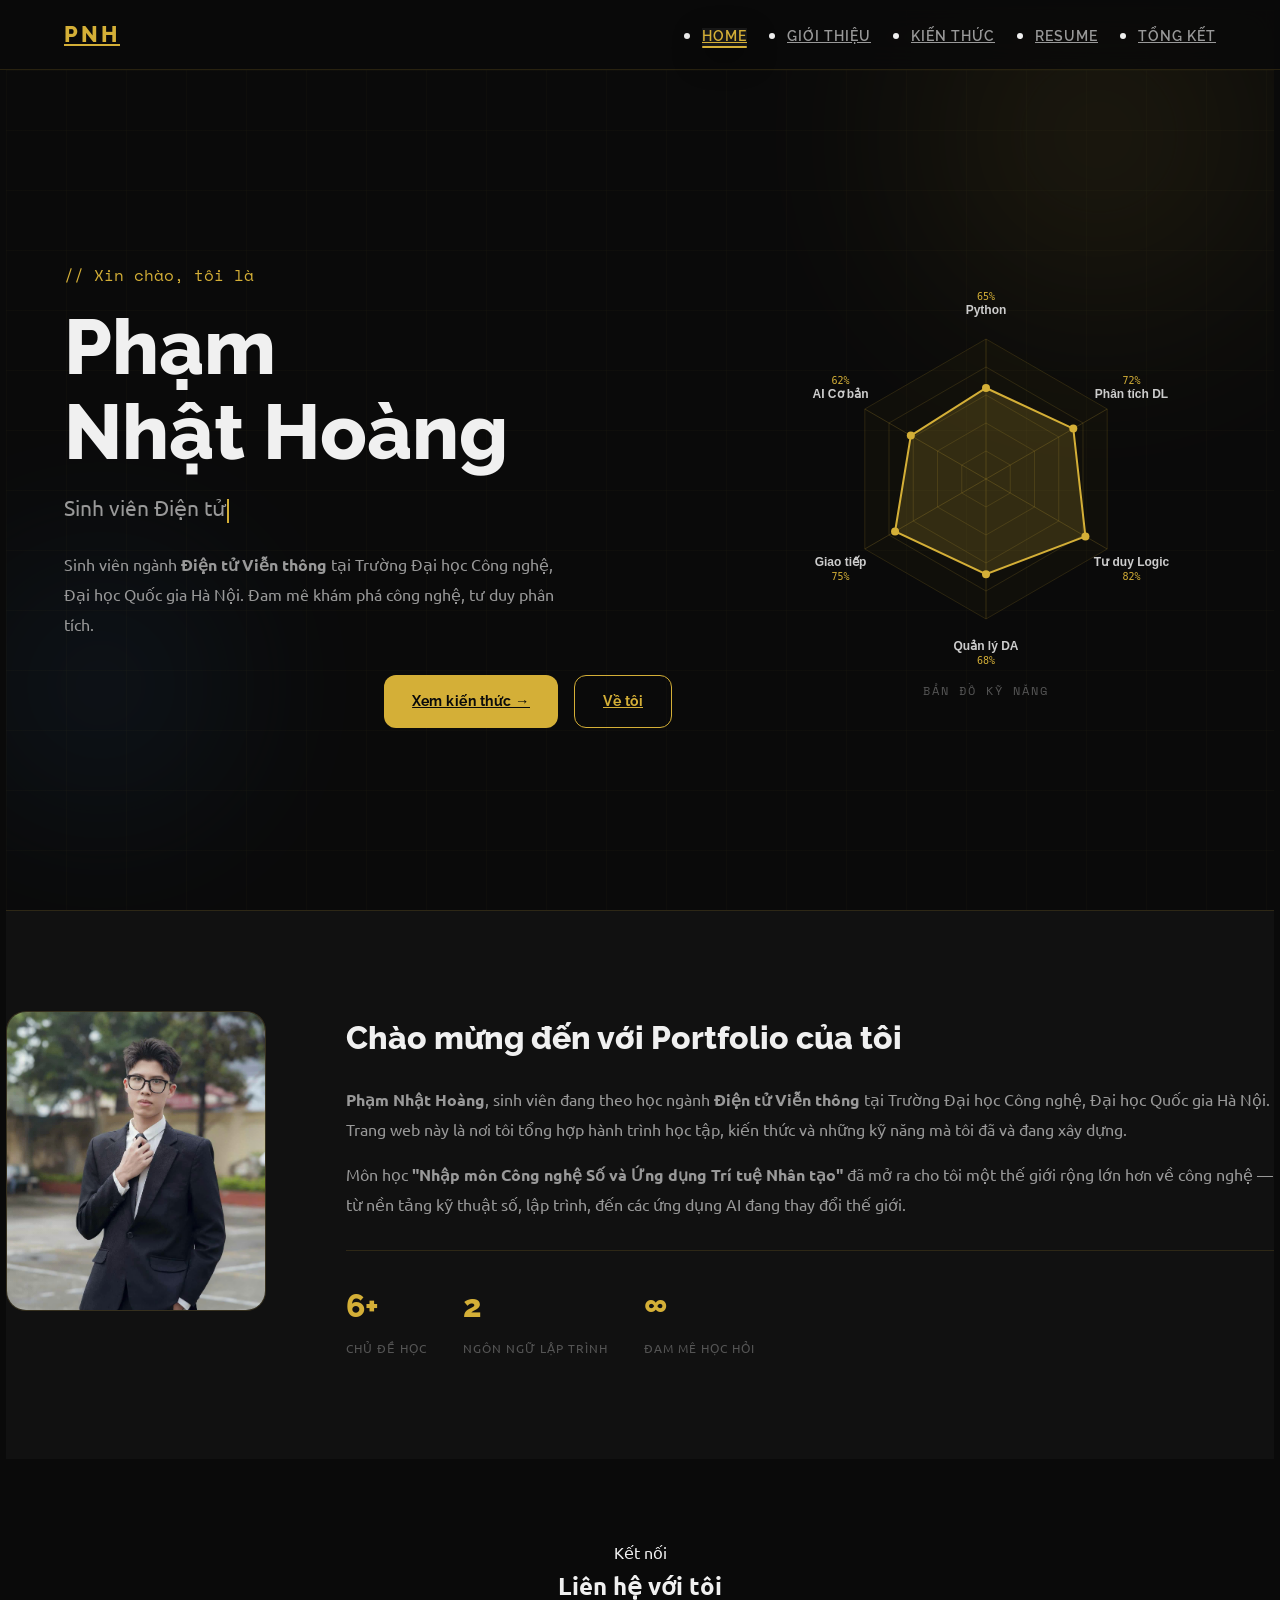
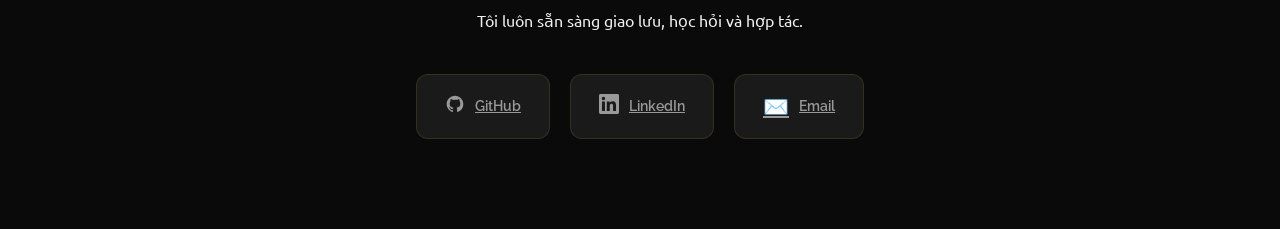
<file: index.html>
<!DOCTYPE html>
<html lang="vi">
<head>
  <meta charset="UTF-8" />
  <meta http-equiv="Cache-Control" content="no-cache, no-store, must-revalidate" />
  <meta http-equiv="Pragma" content="no-cache" />
  <meta http-equiv="Expires" content="0" />
  <meta name="viewport" content="width=device-width, initial-scale=1.0" />
  <title>Phạm Nhật Hoàng — Portfolio</title>
  <meta name="description" content="Portfolio cá nhân của Phạm Nhật Hoàng — Sinh viên Điện tử Viễn thông, ĐHCN ĐHQGHN." />
  <link rel="stylesheet" href="css/styles.css?v=4" />
  <link rel="stylesheet" href="css/responsive.css?v=4" />
</head>
<body>

<!-- ===== NAVIGATION ===== -->
<nav>
  <div class="nav-inner">
    <a href="index.html" class="nav-logo">PNH</a>
    <ul class="nav-links">
      <li><a href="index.html" class="active">Home</a></li>
      <li><a href="about.html">Giới Thiệu</a></li>
      <li><a href="learning.html">Kiến Thức</a></li>
      <li><a href="resume.html">Resume</a></li>
      <li><a href="reflection.html">Tổng Kết</a></li>
    </ul>
    <button class="nav-hamburger" id="hamburger" aria-label="Menu">
      <span></span><span></span><span></span>
    </button>
  </div>
</nav>
<nav class="nav-mobile" id="mobileMenu">
  <a href="index.html" class="active">Home</a>
  <a href="about.html">Giới Thiệu</a>
  <a href="learning.html">Kiến Thức</a>
  <a href="resume.html">Resume</a>
  <a href="reflection.html">Tổng Kết</a>
</nav>

<!-- ===== HERO ===== -->
<section class="hero">
  <div class="hero-bg">
    <div class="orb orb-1"></div>
    <div class="orb orb-2"></div>
    <div class="hero-grid-bg"></div>
  </div>

  <div class="hero-content">
    <!-- LEFT -->
    <div class="hero-left">
      <p class="hero-greeting">// Xin chào, tôi là</p>
      <h1 class="hero-name">
        Phạm<br /><span class="gold-text">Nhật Hoàng</span>
      </h1>
      <div class="hero-role-line">
        <span id="typewriter"></span><span class="typewriter-cursor"></span>
      </div>
      <p class="hero-desc">
        Sinh viên ngành <strong>Điện tử Viễn thông</strong> tại Trường Đại học Công nghệ,
        Đại học Quốc gia Hà Nội. Đam mê khám phá công nghệ, tư duy phân tích.
      </p>
      <div class="hero-btns">
        <a href="learning.html" class="btn btn-primary">Xem kiến thức →</a>
        <a href="about.html" class="btn btn-outline">Về tôi</a>
      </div>
    </div>

    <!-- RIGHT — Radar Chart -->
    <div class="hero-right">
      <canvas id="radarChart"></canvas>
      <p class="radar-label">Bản đồ kỹ năng</p>
    </div>
    </div>
</section>

<!-- ===== INTRO ===== -->
<section class="intro-section">
  <div class="container">
    <div class="intro-grid reveal">
      <div class="intro-photo">
        <div class="photo-frame">
          <img src="assets/images/hoang.png" alt="Phạm Nhật Hoàng" />
        </div>
      </div>
      <div class="intro-text">
        <h2>Chào mừng đến với <span class="gold-text">Portfolio</span> của tôi</h2>
        <p>
          <strong>Phạm Nhật Hoàng</strong>, sinh viên đang theo học ngành
          <strong>Điện tử Viễn thông</strong> tại Trường Đại học Công nghệ,
          Đại học Quốc gia Hà Nội. Trang web này là nơi tôi tổng hợp hành trình học tập,
          kiến thức và những kỹ năng mà tôi đã và đang xây dựng.
        </p>
        <p>
          Môn học <strong>"Nhập môn Công nghệ Số và Ứng dụng Trí tuệ Nhân tạo"</strong>
          đã mở ra cho tôi một thế giới rộng lớn hơn về công nghệ — từ nền tảng kỹ thuật số,
          lập trình, đến các ứng dụng AI đang thay đổi thế giới.
        </p>
        <p>
      
        </p>
        <div class="intro-stats">
          <div class="stat-item">
            <div class="stat-number">6+</div>
            <div class="stat-label">Chủ đề học</div>
          </div>
          <div class="stat-item">
            <div class="stat-number">2</div>
            <div class="stat-label">Ngôn ngữ lập trình</div>
          </div>
          <div class="stat-item">
            <div class="stat-number">∞</div>
            <div class="stat-label">Đam mê học hỏi</div>
          </div>
        </div>
      </div>
    </div>
  </div>
</section>

<!-- ===== SOCIAL LINKS ===== -->
<section class="social-section">
  <div class="container">
    <div class="section-header" style="text-align:center;">
      <p class="section-eyebrow">Kết nối</p>
      <h2 class="section-title">Liên hệ với tôi</h2>
      <p class="section-sub" style="margin:0 auto;">Tôi luôn sẵn sàng giao lưu, học hỏi và hợp tác.</p>
    </div>
    <div class="social-links reveal">
      <a href="https://github.com/pnhathoang2302-coder" target="_blank" rel="noopener" class="social-link">
        <span class="social-icon">
          <svg width="20" height="20" viewBox="0 0 24 24" fill="currentColor">
            <path d="M12 2C6.477 2 2 6.484 2 12.017c0 4.425 2.865 8.18 6.839 9.504.5.092.682-.217.682-.483 0-.237-.008-.868-.013-1.703-2.782.605-3.369-1.343-3.369-1.343-.454-1.158-1.11-1.466-1.11-1.466-.908-.62.069-.608.069-.608 1.003.07 1.531 1.032 1.531 1.032.892 1.53 2.341 1.088 2.91.832.092-.647.35-1.088.636-1.338-2.22-.253-4.555-1.113-4.555-4.951 0-1.093.39-1.988 1.029-2.688-.103-.253-.446-1.272.098-2.65 0 0 .84-.27 2.75 1.026A9.564 9.564 0 0112 6.844c.85.004 1.705.115 2.504.337 1.909-1.296 2.747-1.027 2.747-1.027.546 1.379.202 2.398.1 2.651.64.7 1.028 1.595 1.028 2.688 0 3.848-2.339 4.695-4.566 4.943.359.309.678.92.678 1.855 0 1.338-.012 2.419-.012 2.747 0 .268.18.58.688.482A10.019 10.019 0 0022 12.017C22 6.484 17.522 2 12 2z"/>
          </svg>
        </span>
        GitHub
      </a>
      <a href="https://www.linkedin.com/in/nh%E1%BA%ADt-ho%C3%A0ng-ph%E1%BA%A1m-04688b414/" target="_blank" rel="noopener" class="social-link">
        <span class="social-icon">
          <svg width="20" height="20" viewBox="0 0 24 24" fill="currentColor">
            <path d="M20.447 20.452h-3.554v-5.569c0-1.328-.027-3.037-1.852-3.037-1.853 0-2.136 1.445-2.136 2.939v5.667H9.351V9h3.414v1.561h.046c.477-.9 1.637-1.85 3.37-1.85 3.601 0 4.267 2.37 4.267 5.455v6.286zM5.337 7.433a2.062 2.062 0 01-2.063-2.065 2.064 2.064 0 112.063 2.065zm1.782 13.019H3.555V9h3.564v11.452zM22.225 0H1.771C.792 0 0 .774 0 1.729v20.542C0 23.227.792 24 1.771 24h20.451C23.2 24 24 23.227 24 22.271V1.729C24 .774 23.2 0 22.222 0h.003z"/>
          </svg>
        </span>
        LinkedIn
      </a>
      <a href="mailto:pnhathoang2302@gmail.com" class="social-link">
        <span class="social-icon">✉️</span>
        Email
      </a>
    </div>
  </div>
</section>

<script src="js/typewriter.js"></script>
<script src="js/main.js"></script>
<script>
  const skills = [
    { name: 'Python',       level: 65 },
    { name: 'Phân tích DL', level: 72 },
    { name: 'Tư duy Logic', level: 82 },
    { name: 'Quản lý DA',   level: 68 },
    { name: 'Giao tiếp',    level: 75 },
    { name: 'AI Cơ bản',    level: 62 },
  ];

  document.addEventListener('DOMContentLoaded', () => {
    new Typewriter('typewriter', [
      'Sinh viên Điện tử Viễn thông',
      'Kỹ sư Vi mạch Tương lai',
      'Người học AI & Công nghệ Số',
      'Problem Solver',
    ]);
    drawRadar('radarChart', skills);
  });
</script>
</body>
</html>
</file>
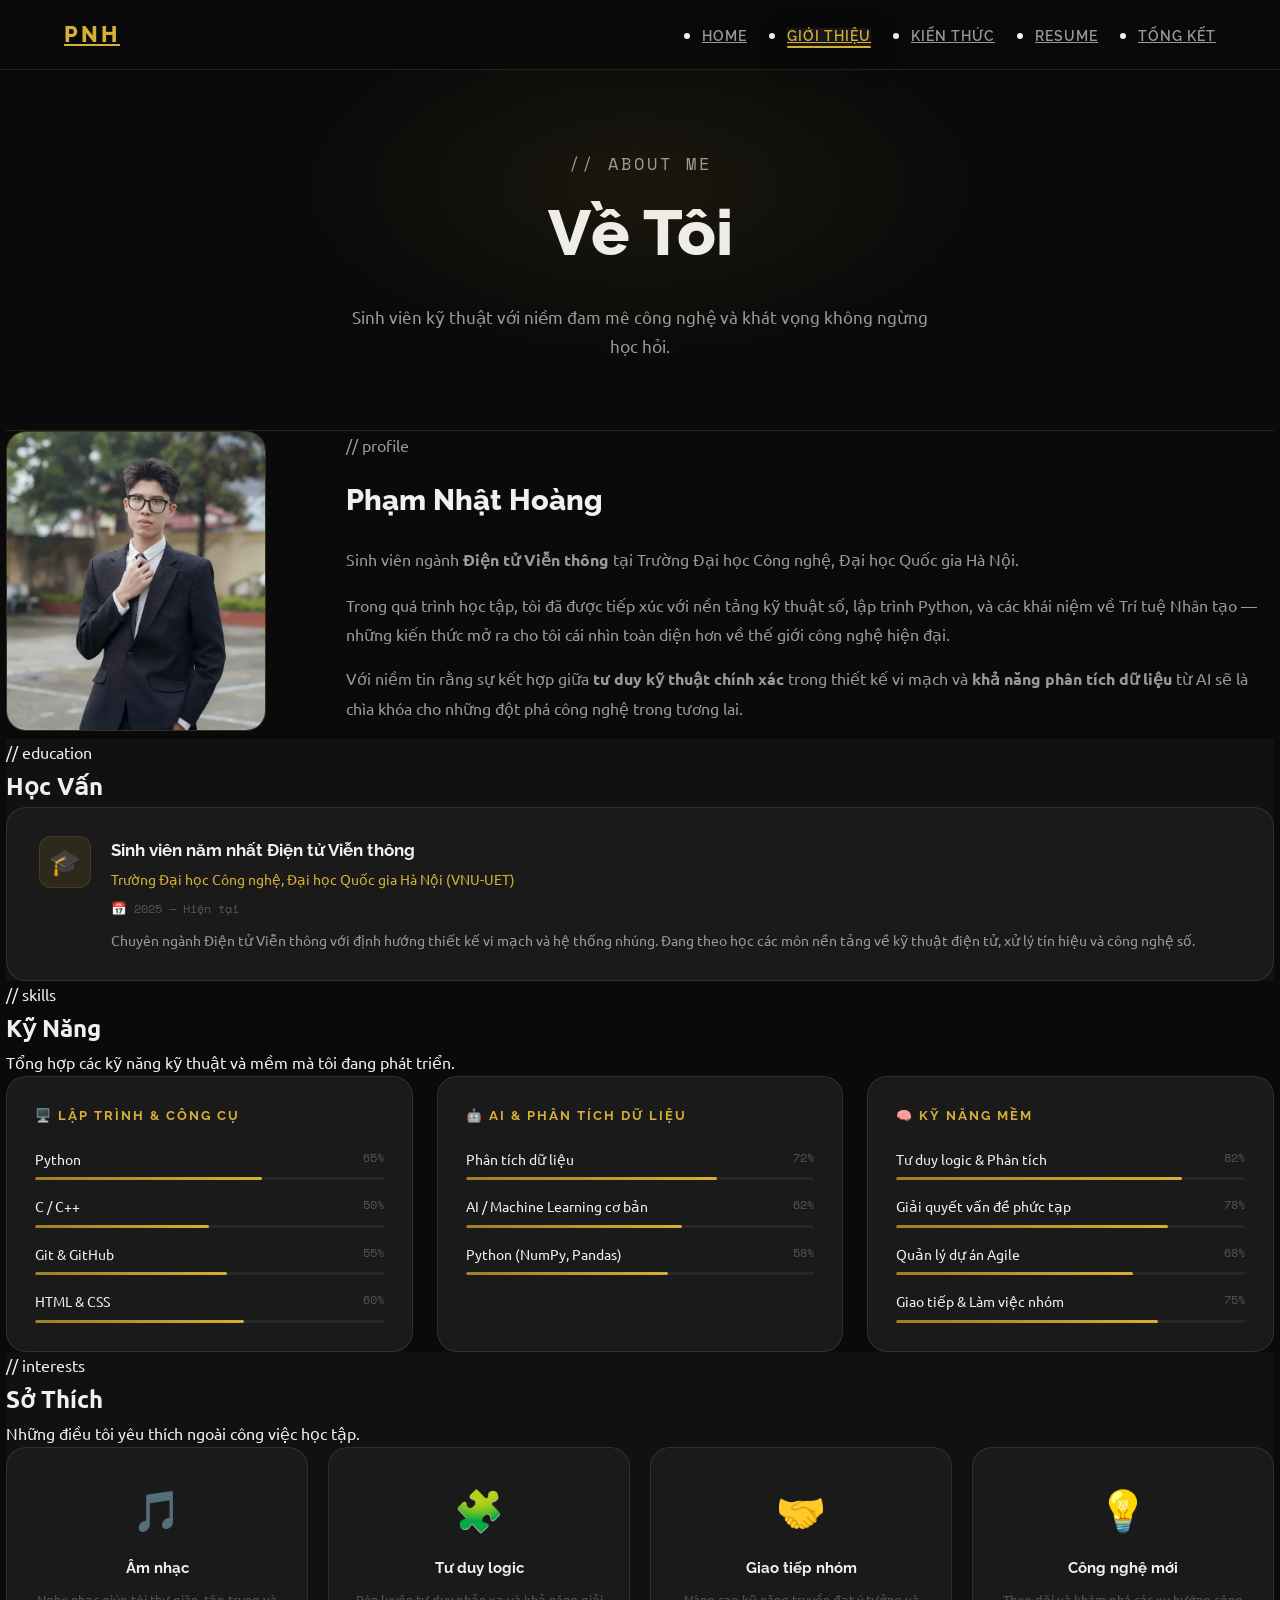
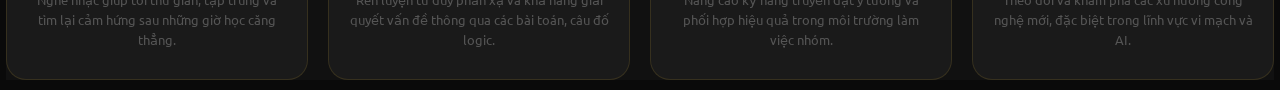
<file: about.html>
<!DOCTYPE html>
<html lang="vi">
<head>
  <meta charset="UTF-8" />
  <meta http-equiv="Cache-Control" content="no-cache, no-store, must-revalidate" />
  <meta http-equiv="Pragma" content="no-cache" />
  <meta http-equiv="Expires" content="0" />
  <meta name="viewport" content="width=device-width, initial-scale=1.0" />
  <title>Giới Thiệu — Phạm Nhật Hoàng</title>
  <link rel="stylesheet" href="css/styles.css" />
  <link rel="stylesheet" href="css/responsive.css" />
</head>
<body>

<!-- ===== NAVIGATION ===== -->
<nav>
  <div class="nav-inner">
    <a href="index.html" class="nav-logo">PNH</a>
    <ul class="nav-links">
      <li><a href="index.html">Home</a></li>
      <li><a href="about.html" class="active">Giới Thiệu</a></li>
      <li><a href="learning.html">Kiến Thức</a></li>
      <li><a href="resume.html">Resume</a></li>
      <li><a href="reflection.html">Tổng Kết</a></li>
    </ul>
    <button class="nav-hamburger" id="hamburger" aria-label="Menu">
      <span></span><span></span><span></span>
    </button>
  </div>
</nav>
<nav class="nav-mobile" id="mobileMenu">
  <a href="index.html">Home</a>
  <a href="about.html" class="active">Giới Thiệu</a>
  <a href="learning.html">Kiến Thức</a>
  <a href="resume.html">Resume</a>
  <a href="reflection.html">Tổng Kết</a>
</nav>

<!-- ===== PAGE HERO ===== -->
<section class="page-hero">
  <div class="container">
    <p class="page-hero-eyebrow">// about me</p>
    <h1>Về <span class="gold-text">Tôi</span></h1>
    <p>Sinh viên kỹ thuật với niềm đam mê công nghệ và khát vọng không ngừng học hỏi.</p>
  </div>
</section>

<!-- ===== BIO ===== -->
<section class="section">
  <div class="container">
    <div class="intro-grid reveal">
      <div class="intro-photo">
        <div class="photo-frame">
          <!-- Thay bằng ảnh thật: <img src="assets/images/avatar.jpg" alt="Phạm Nhật Hoàng" /> -->
          <img src="assets/images/hoang.png" alt="Phạm Nhật Hoàng" />
        </div>
      </div>
      <div class="intro-text">
        <p class="section-eyebrow">// profile</p>
        <h2 class="section-title" style="font-size:1.8rem;">Phạm <span class="gold-text">Nhật Hoàng</span></h2>
        <p>
          Sinh viên ngành <strong>Điện tử Viễn thông</strong> tại Trường Đại học Công nghệ,
          Đại học Quốc gia Hà Nội.
        </p>
        <p>
          Trong quá trình học tập, tôi đã được tiếp xúc với nền tảng kỹ thuật số, lập trình Python,
          và các khái niệm về Trí tuệ Nhân tạo — những kiến thức mở ra cho tôi cái nhìn toàn diện
          hơn về thế giới công nghệ hiện đại.
        </p>
        <p>
          Với niềm tin rằng sự kết hợp giữa <strong>tư duy kỹ thuật chính xác</strong> trong thiết kế
          vi mạch và <strong>khả năng phân tích dữ liệu</strong> từ AI sẽ là chìa khóa cho
          những đột phá công nghệ trong tương lai.
        </p>
      </div>
    </div>
  </div>
</section>

<!-- ===== EDUCATION ===== -->
<section class="section" style="padding-top:0; background: var(--bg-secondary);">
  <div class="container">
    <div class="section-header reveal">
      <p class="section-eyebrow">// education</p>
      <h2 class="section-title">Học <span class="gold-text">Vấn</span></h2>
    </div>
    <div class="reveal">
      <div class="education-card">
        <div class="edu-icon">🎓</div>
        <div class="edu-content">
          <h3>Sinh viên năm nhất Điện tử Viễn thông</h3>
          <p class="edu-school">Trường Đại học Công nghệ, Đại học Quốc gia Hà Nội (VNU-UET)</p>
          <p class="edu-period">📅 2025 — Hiện tại</p>
          <p class="edu-desc">
            Chuyên ngành Điện tử Viễn thông với định hướng thiết kế vi mạch và hệ thống nhúng.
            Đang theo học các môn nền tảng về kỹ thuật điện tử, xử lý tín hiệu và công nghệ số.
          </p>
        </div>
      </div>
    </div>
  </div>
</section>

<!-- ===== SKILLS ===== -->
<section class="section">
  <div class="container">
    <div class="section-header reveal">
      <p class="section-eyebrow">// skills</p>
      <h2 class="section-title">Kỹ <span class="gold-text">Năng</span></h2>
      <p class="section-sub">Tổng hợp các kỹ năng kỹ thuật và mềm mà tôi đang phát triển.</p>
    </div>
    <div class="skills-grid">

      <!-- Technical Skills -->
      <div class="skill-category reveal">
        <h3 class="skill-cat-title">🖥️ Lập Trình & Công Cụ</h3>
        <div class="skill-items">
          <div>
            <div class="skill-name-row">
              <span>Python</span>
              <span class="skill-pct">65%</span>
            </div>
            <div class="skill-bar"><div class="skill-fill" data-pct="65"></div></div>
          </div>
          <div>
            <div class="skill-name-row">
              <span>C / C++</span>
              <span class="skill-pct">50%</span>
            </div>
            <div class="skill-bar"><div class="skill-fill" data-pct="50"></div></div>
          </div>
          <div>
            <div class="skill-name-row">
              <span>Git & GitHub</span>
              <span class="skill-pct">55%</span>
            </div>
            <div class="skill-bar"><div class="skill-fill" data-pct="55"></div></div>
          </div>
          <div>
            <div class="skill-name-row">
              <span>HTML & CSS</span>
              <span class="skill-pct">60%</span>
            </div>
            <div class="skill-bar"><div class="skill-fill" data-pct="60"></div></div>
          </div>
        </div>
      </div>

      <!-- AI & Data -->
      <div class="skill-category reveal">
        <h3 class="skill-cat-title">🤖 AI & Phân tích dữ liệu</h3>
        <div class="skill-items">
          <div>
            <div class="skill-name-row">
              <span>Phân tích dữ liệu</span>
              <span class="skill-pct">72%</span>
            </div>
            <div class="skill-bar"><div class="skill-fill" data-pct="72"></div></div>
          </div>
          <div>
            <div class="skill-name-row">
              <span>AI / Machine Learning cơ bản</span>
              <span class="skill-pct">62%</span>
            </div>
            <div class="skill-bar"><div class="skill-fill" data-pct="62"></div></div>
          </div>
          <div>
            <div class="skill-name-row">
              <span>Python (NumPy, Pandas)</span>
              <span class="skill-pct">58%</span>
            </div>
            <div class="skill-bar"><div class="skill-fill" data-pct="58"></div></div>
          </div>
        </div>
      </div>

      <!-- Soft Skills -->
      <div class="skill-category reveal">
        <h3 class="skill-cat-title">🧠 Kỹ Năng Mềm</h3>
        <div class="skill-items">
          <div>
            <div class="skill-name-row">
              <span>Tư duy logic & Phân tích</span>
              <span class="skill-pct">82%</span>
            </div>
            <div class="skill-bar"><div class="skill-fill" data-pct="82"></div></div>
          </div>
          <div>
            <div class="skill-name-row">
              <span>Giải quyết vấn đề phức tạp</span>
              <span class="skill-pct">78%</span>
            </div>
            <div class="skill-bar"><div class="skill-fill" data-pct="78"></div></div>
          </div>
          <div>
            <div class="skill-name-row">
              <span>Quản lý dự án Agile</span>
              <span class="skill-pct">68%</span>
            </div>
            <div class="skill-bar"><div class="skill-fill" data-pct="68"></div></div>
          </div>
          <div>
            <div class="skill-name-row">
              <span>Giao tiếp & Làm việc nhóm</span>
              <span class="skill-pct">75%</span>
            </div>
            <div class="skill-bar"><div class="skill-fill" data-pct="75"></div></div>
          </div>
        </div>
      </div>
    </div>
  </div>
</section>

<!-- ===== INTERESTS ===== -->
<section class="section" style="background: var(--bg-secondary);">
  <div class="container">
    <div class="section-header reveal">
      <p class="section-eyebrow">// interests</p>
      <h2 class="section-title">Sở <span class="gold-text">Thích</span></h2>
      <p class="section-sub">Những điều tôi yêu thích ngoài công việc học tập.</p>
    </div>
    <div class="interests-grid">
      <div class="interest-card reveal">
        <div class="interest-icon">🎵</div>
        <div class="interest-name">Âm nhạc</div>
        <div class="interest-desc">Nghe nhạc giúp tôi thư giãn, tập trung và tìm lại cảm hứng sau những giờ học căng thẳng.</div>
      </div>
      <div class="interest-card reveal">
        <div class="interest-icon">🧩</div>
        <div class="interest-name">Tư duy logic</div>
        <div class="interest-desc">Rèn luyện tư duy phản xạ và khả năng giải quyết vấn đề thông qua các bài toán, câu đố logic.</div>
      </div>
      <div class="interest-card reveal">
        <div class="interest-icon">🤝</div>
        <div class="interest-name">Giao tiếp nhóm</div>
        <div class="interest-desc">Nâng cao kỹ năng truyền đạt ý tưởng và phối hợp hiệu quả trong môi trường làm việc nhóm.</div>
      </div>
      <div class="interest-card reveal">
        <div class="interest-icon">💡</div>
        <div class="interest-name">Công nghệ mới</div>
        <div class="interest-desc">Theo dõi và khám phá các xu hướng công nghệ mới, đặc biệt trong lĩnh vực vi mạch và AI.</div>
      </div>
    </div>
  </div>
</section>

<script src="js/main.js"></script>
</body>
</html>
</file>
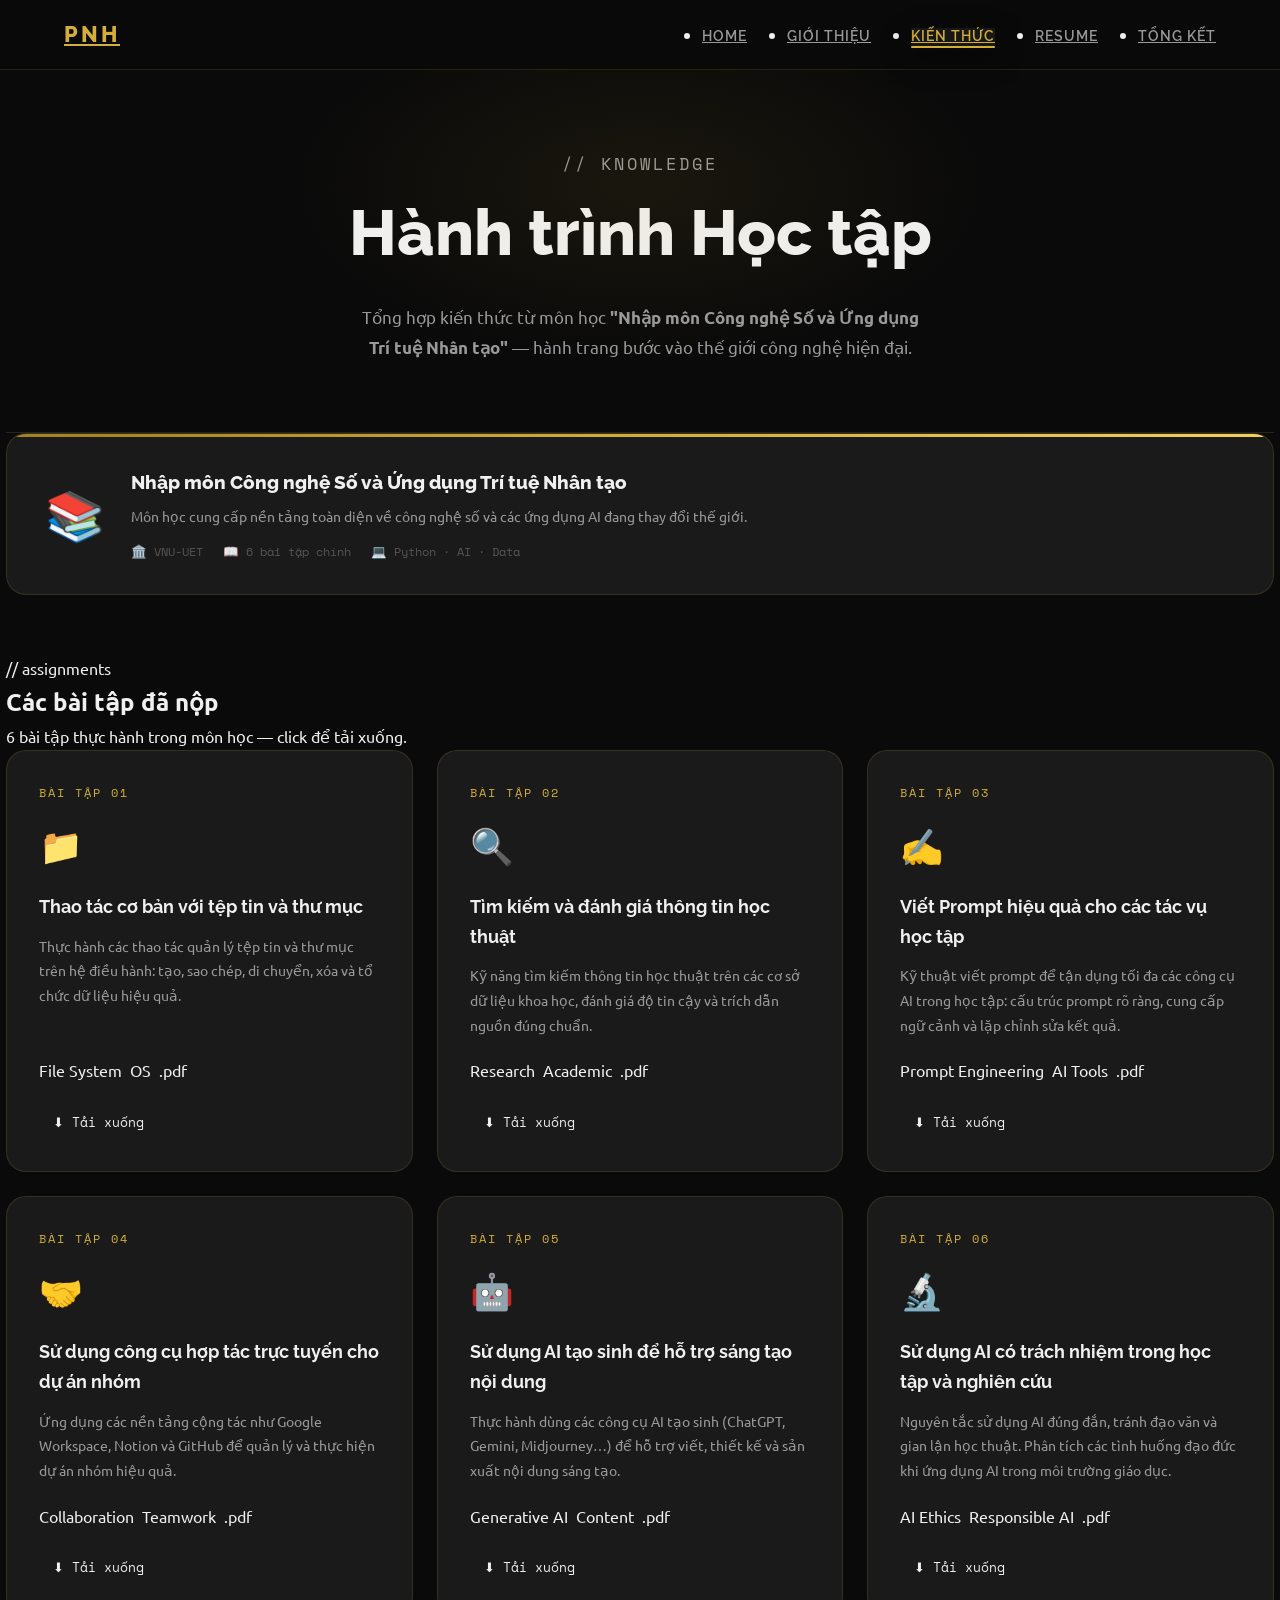
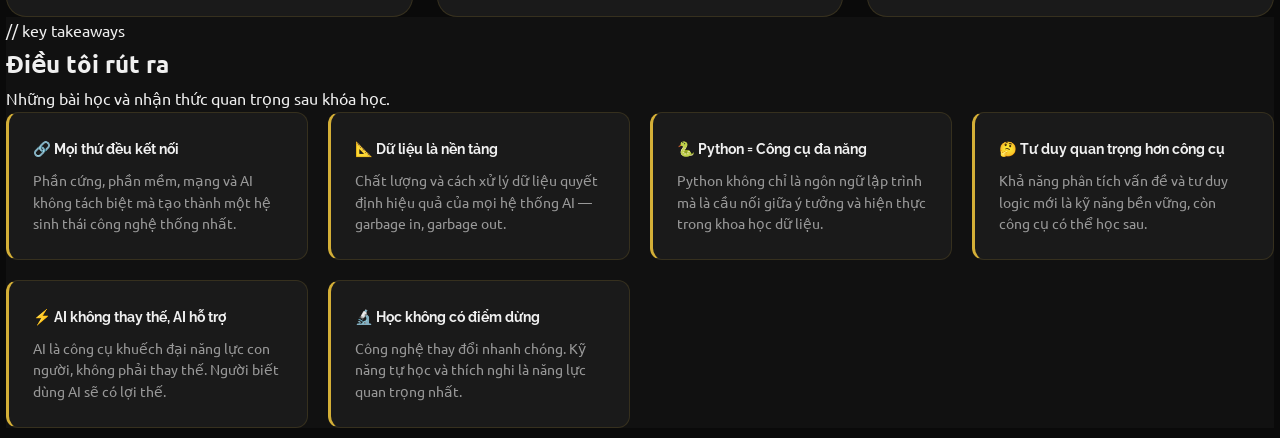
<file: learning.html>
<!DOCTYPE html>
<html lang="vi">
<head>
  <meta charset="UTF-8" />
  <meta http-equiv="Cache-Control" content="no-cache, no-store, must-revalidate" />
  <meta http-equiv="Pragma" content="no-cache" />
  <meta http-equiv="Expires" content="0" />
  <meta name="viewport" content="width=device-width, initial-scale=1.0" />
  <title>Kiến Thức — Phạm Nhật Hoàng</title>
  <link rel="stylesheet" href="css/styles.css" />
  <link rel="stylesheet" href="css/responsive.css" />
</head>
<body>

<!-- ===== NAVIGATION ===== -->
<nav>
  <div class="nav-inner">
    <a href="index.html" class="nav-logo">PNH</a>
    <ul class="nav-links">
      <li><a href="index.html">Home</a></li>
      <li><a href="about.html">Giới Thiệu</a></li>
      <li><a href="learning.html" class="active">Kiến Thức</a></li>
      <li><a href="resume.html">Resume</a></li>
      <li><a href="reflection.html">Tổng Kết</a></li>
    </ul>
    <button class="nav-hamburger" id="hamburger" aria-label="Menu">
      <span></span><span></span><span></span>
    </button>
  </div>
</nav>
<nav class="nav-mobile" id="mobileMenu">
  <a href="index.html">Home</a>
  <a href="about.html">Giới Thiệu</a>
  <a href="learning.html" class="active">Kiến Thức</a>
  <a href="resume.html">Resume</a>
  <a href="reflection.html">Tổng Kết</a>
</nav>

<!-- ===== PAGE HERO ===== -->
<section class="page-hero">
  <div class="container">
    <p class="page-hero-eyebrow">// knowledge</p>
    <h1>Hành trình <span class="gold-text">Học tập</span></h1>
    <p>
      Tổng hợp kiến thức từ môn học
      <strong>"Nhập môn Công nghệ Số và Ứng dụng Trí tuệ Nhân tạo"</strong>
      — hành trang bước vào thế giới công nghệ hiện đại.
    </p>
  </div>
</section>

<!-- ===== COURSE BANNER ===== -->
<section class="section" style="padding-bottom: 0;">
  <div class="container">
    <div class="course-banner reveal">
      <div class="course-badge">📚</div>
      <div class="course-info">
        <h2>Nhập môn Công nghệ Số và Ứng dụng Trí tuệ Nhân tạo</h2>
        <p>Môn học cung cấp nền tảng toàn diện về công nghệ số và các ứng dụng AI đang thay đổi thế giới.</p>
        <div class="course-meta">
          <span class="course-meta-item">🏛️ VNU-UET</span>
          <span class="course-meta-item">📖 6 bài tập chính</span>
          <span class="course-meta-item">💻 Python · AI · Data</span>
        </div>
      </div>
    </div>
  </div>
</section>

<!-- ===== TOPICS ===== -->
<section class="section">
  <div class="container">
    <div class="section-header reveal">
      <p class="section-eyebrow">// assignments</p>
      <h2 class="section-title">Các bài tập <span class="gold-text">đã nộp</span></h2>
      <p class="section-sub">6 bài tập thực hành trong môn học — click để tải xuống.</p>
    </div>

    <div class="topics-grid">

      <div class="topic-card reveal">
        <div class="topic-num">BÀI TẬP 01</div>
        <div class="topic-icon">📁</div>
        <h3 class="topic-title">Thao tác cơ bản với tệp tin và thư mục</h3>
        <p class="topic-desc">
          Thực hành các thao tác quản lý tệp tin và thư mục trên hệ điều hành: tạo, sao chép,
          di chuyển, xóa và tổ chức dữ liệu hiệu quả.
        </p>
        <div class="topic-tags">
          <span class="tag">File System</span>
          <span class="tag">OS</span>
          <span class="tag">.pdf</span>
        </div>
        <a class="topic-download" href="files/bai-tap-1.pdf" download>⬇ Tải xuống</a>
      </div>

      <div class="topic-card reveal">
        <div class="topic-num">BÀI TẬP 02</div>
        <div class="topic-icon">🔍</div>
        <h3 class="topic-title">Tìm kiếm và đánh giá thông tin học thuật</h3>
        <p class="topic-desc">
          Kỹ năng tìm kiếm thông tin học thuật trên các cơ sở dữ liệu khoa học,
          đánh giá độ tin cậy và trích dẫn nguồn đúng chuẩn.
        </p>
        <div class="topic-tags">
          <span class="tag">Research</span>
          <span class="tag">Academic</span>
          <span class="tag">.pdf</span>
        </div>
        <a class="topic-download" href="files/bai-tap-2.pdf" download>⬇ Tải xuống</a>
      </div>

      <div class="topic-card reveal">
        <div class="topic-num">BÀI TẬP 03</div>
        <div class="topic-icon">✍️</div>
        <h3 class="topic-title">Viết Prompt hiệu quả cho các tác vụ học tập</h3>
        <p class="topic-desc">
          Kỹ thuật viết prompt để tận dụng tối đa các công cụ AI trong học tập:
          cấu trúc prompt rõ ràng, cung cấp ngữ cảnh và lặp chỉnh sửa kết quả.
        </p>
        <div class="topic-tags">
          <span class="tag">Prompt Engineering</span>
          <span class="tag">AI Tools</span>
          <span class="tag">.pdf</span>
        </div>
        <a class="topic-download" href="files/bai-tap-3.pdf" download>⬇ Tải xuống</a>
      </div>

      <div class="topic-card reveal">
        <div class="topic-num">BÀI TẬP 04</div>
        <div class="topic-icon">🤝</div>
        <h3 class="topic-title">Sử dụng công cụ hợp tác trực tuyến cho dự án nhóm</h3>
        <p class="topic-desc">
          Ứng dụng các nền tảng cộng tác như Google Workspace, Notion và GitHub
          để quản lý và thực hiện dự án nhóm hiệu quả.
        </p>
        <div class="topic-tags">
          <span class="tag">Collaboration</span>
          <span class="tag">Teamwork</span>
          <span class="tag">.pdf</span>
        </div>
        <a class="topic-download" href="files/bai-tap-4.pdf" download>⬇ Tải xuống</a>
      </div>

      <div class="topic-card reveal">
        <div class="topic-num">BÀI TẬP 05</div>
        <div class="topic-icon">🤖</div>
        <h3 class="topic-title">Sử dụng AI tạo sinh để hỗ trợ sáng tạo nội dung</h3>
        <p class="topic-desc">
          Thực hành dùng các công cụ AI tạo sinh (ChatGPT, Gemini, Midjourney…)
          để hỗ trợ viết, thiết kế và sản xuất nội dung sáng tạo.
        </p>
        <div class="topic-tags">
          <span class="tag">Generative AI</span>
          <span class="tag">Content</span>
          <span class="tag">.pdf</span>
        </div>
        <a class="topic-download" href="files/bai-tap-5.pdf" download>⬇ Tải xuống</a>
      </div>

      <div class="topic-card reveal">
        <div class="topic-num">BÀI TẬP 06</div>
        <div class="topic-icon">🔬</div>
        <h3 class="topic-title">Sử dụng AI có trách nhiệm trong học tập và nghiên cứu</h3>
        <p class="topic-desc">
          Nguyên tắc sử dụng AI đúng đắn, tránh đạo văn và gian lận học thuật.
          Phân tích các tình huống đạo đức khi ứng dụng AI trong môi trường giáo dục.
        </p>
        <div class="topic-tags">
          <span class="tag">AI Ethics</span>
          <span class="tag">Responsible AI</span>
          <span class="tag">.pdf</span>
        </div>
        <a class="topic-download" href="files/bai-tap-6.pdf" download>⬇ Tải xuống</a>
      </div>

    </div>
  </div>
</section>

<!-- ===== KEY LEARNINGS ===== -->
<section class="section learnings-section">
  <div class="container">
    <div class="section-header reveal">
      <p class="section-eyebrow">// key takeaways</p>
      <h2 class="section-title">Điều tôi <span class="gold-text">rút ra</span></h2>
      <p class="section-sub">Những bài học và nhận thức quan trọng sau khóa học.</p>
    </div>
    <div class="learnings-grid">
      <div class="learning-item reveal">
        <strong>🔗 Mọi thứ đều kết nối</strong>
        <p>Phần cứng, phần mềm, mạng và AI không tách biệt mà tạo thành một hệ sinh thái công nghệ thống nhất.</p>
      </div>
      <div class="learning-item reveal">
        <strong>📐 Dữ liệu là nền tảng</strong>
        <p>Chất lượng và cách xử lý dữ liệu quyết định hiệu quả của mọi hệ thống AI — garbage in, garbage out.</p>
      </div>
      <div class="learning-item reveal">
        <strong>🐍 Python = Công cụ đa năng</strong>
        <p>Python không chỉ là ngôn ngữ lập trình mà là cầu nối giữa ý tưởng và hiện thực trong khoa học dữ liệu.</p>
      </div>
      <div class="learning-item reveal">
        <strong>🤔 Tư duy quan trọng hơn công cụ</strong>
        <p>Khả năng phân tích vấn đề và tư duy logic mới là kỹ năng bền vững, còn công cụ có thể học sau.</p>
      </div>
      <div class="learning-item reveal">
        <strong>⚡ AI không thay thế, AI hỗ trợ</strong>
        <p>AI là công cụ khuếch đại năng lực con người, không phải thay thế. Người biết dùng AI sẽ có lợi thế.</p>
      </div>
      <div class="learning-item reveal">
        <strong>🔬 Học không có điểm dừng</strong>
        <p>Công nghệ thay đổi nhanh chóng. Kỹ năng tự học và thích nghi là năng lực quan trọng nhất.</p>
      </div>
    </div>
  </div>
</section>

<script src="js/main.js"></script>
</body>
</html>
</file>
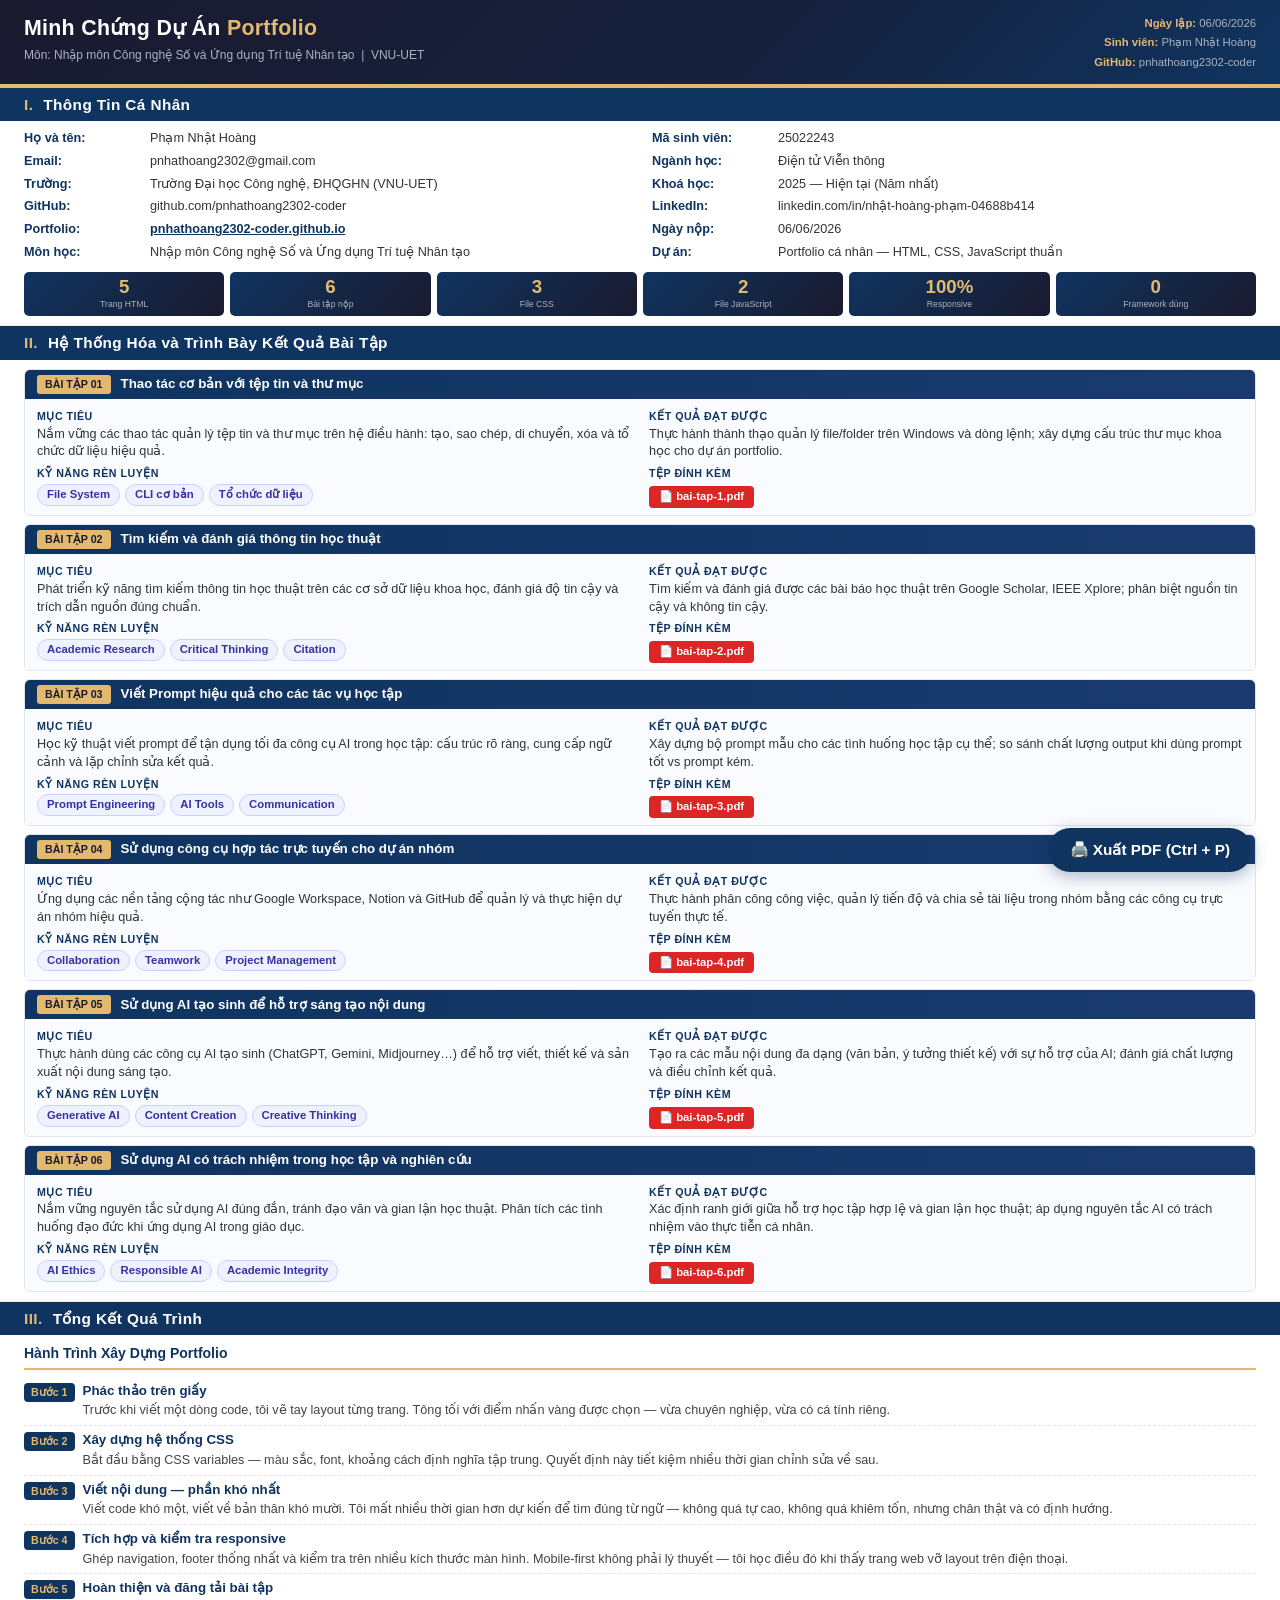
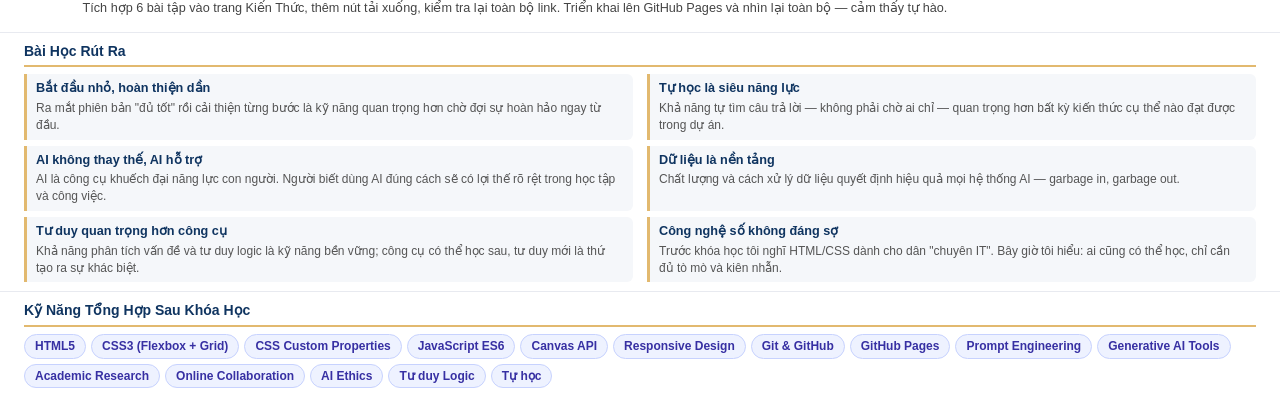
<file: minh-chung-du-an.html>
<!DOCTYPE html>
<html lang="vi">
<head>
  <meta charset="UTF-8" />
  <meta http-equiv="Cache-Control" content="no-cache, no-store, must-revalidate" />
  <meta http-equiv="Pragma" content="no-cache" />
  <meta http-equiv="Expires" content="0" />
  <meta name="viewport" content="width=device-width, initial-scale=1.0" />
  <title>Minh Chứng Dự Án Portfolio — Phạm Nhật Hoàng</title>
  <style>
    @page { size: A4; margin: 10mm 12mm; }

    * { box-sizing: border-box; margin: 0; padding: 0; }

    body {
      font-family: 'Segoe UI', Arial, sans-serif;
      font-size: 10pt;
      color: #1a1a2e;
      background: #fff;
      line-height: 1.4;
    }

    /* ---- Header ---- */
    .doc-header {
      background: linear-gradient(135deg, #1a1a2e 0%, #16213e 60%, #0f3460 100%);
      color: white;
      padding: 14px 24px 12px;
      display: flex;
      justify-content: space-between;
      align-items: flex-start;
      border-bottom: 4px solid #e2b96f;
    }

    .doc-header-left h1 { font-size: 16pt; font-weight: 700; letter-spacing: 0.3px; }
    .doc-header-left h1 span { color: #e2b96f; }
    .doc-header-left p { font-size: 9pt; color: #a8b2c1; margin-top: 3px; }

    .doc-header-right {
      text-align: right;
      font-size: 8.5pt;
      color: #a8b2c1;
      line-height: 1.7;
    }
    .doc-header-right strong { color: #e2b96f; }

    /* ---- Part title ---- */
    .part-header {
      background: #0f3460;
      color: white;
      padding: 6px 24px;
      font-size: 11.5pt;
      font-weight: 700;
      letter-spacing: 0.4px;
      display: flex;
      align-items: center;
      gap: 10px;
    }
    .part-header .rnum { color: #e2b96f; }

    /* ---- Sections ---- */
    .section {
      padding: 9px 24px;
      border-bottom: 1px solid #e8eaf0;
    }
    .section:last-child { border-bottom: none; }

    .section-title {
      font-size: 10.5pt;
      font-weight: 700;
      color: #0f3460;
      margin-bottom: 7px;
      padding-bottom: 4px;
      border-bottom: 2px solid #e2b96f;
      display: flex;
      align-items: center;
      gap: 7px;
    }

    /* ---- Info grid ---- */
    .info-grid {
      display: grid;
      grid-template-columns: 1fr 1fr;
      gap: 5px 24px;
    }
    .info-row { display: flex; gap: 6px; }
    .info-label { font-weight: 600; color: #0f3460; min-width: 120px; font-size: 9.5pt; }
    .info-value { color: #333; font-size: 9.5pt; }

    /* ---- Assignment cards ---- */
    .assignment-block {
      margin-bottom: 8px;
      border: 1px solid #e0e4ef;
      border-radius: 6px;
      overflow: hidden;
    }
    .assignment-block:last-child { margin-bottom: 0; }

    .asn-header {
      background: linear-gradient(90deg, #0f3460, #1a3a6e);
      color: white;
      padding: 5px 12px;
      display: flex;
      align-items: center;
      gap: 10px;
    }
    .asn-num {
      background: #e2b96f;
      color: #1a1a2e;
      font-weight: 700;
      font-size: 8pt;
      padding: 2px 8px;
      border-radius: 3px;
      white-space: nowrap;
    }
    .asn-title { font-size: 10pt; font-weight: 600; }

    .asn-body { padding: 7px 12px; background: #fafbfe; }

    .asn-row {
      display: grid;
      grid-template-columns: 1fr 1fr;
      gap: 5px 18px;
      margin-top: 3px;
    }

    .asn-field-label {
      font-size: 8pt;
      font-weight: 700;
      color: #0f3460;
      text-transform: uppercase;
      letter-spacing: 0.5px;
      margin-bottom: 2px;
    }

    .asn-field-value { font-size: 9.5pt; color: #333; line-height: 1.4; }

    .tag-row { display: flex; flex-wrap: wrap; gap: 5px; margin-top: 3px; }
    .tag {
      background: #eef2ff;
      color: #3730a3;
      border: 1px solid #c7d2fe;
      padding: 2px 9px;
      border-radius: 20px;
      font-size: 8.5pt;
      font-weight: 600;
    }
    .tag-green { background: #d1fae5; color: #065f46; border-color: #6ee7b7; }

    .file-link {
      display: inline-flex;
      align-items: center;
      gap: 5px;
      background: #dc2626;
      color: white;
      font-size: 8.5pt;
      font-weight: 600;
      padding: 3px 10px;
      border-radius: 4px;
      text-decoration: none;
      margin-top: 3px;
    }

    /* ---- Summary stats ---- */
    .stats-row {
      display: flex;
      gap: 6px;
      margin-top: 7px;
    }
    .stat-box {
      background: linear-gradient(135deg, #0f3460, #1a1a2e);
      color: white;
      padding: 6px 8px;
      border-radius: 5px;
      text-align: center;
      flex: 1;
    }
    .stat-box .num { font-size: 14pt; font-weight: 700; color: #e2b96f; line-height: 1; }
    .stat-box .lbl { font-size: 6.5pt; color: #a8b2c1; margin-top: 2px; }

    /* ---- Process timeline ---- */
    .process-list { list-style: none; }
    .process-item {
      display: flex;
      gap: 8px;
      padding: 5px 0;
      border-bottom: 1px dashed #e0e4ef;
      align-items: flex-start;
    }
    .process-item:last-child { border-bottom: none; }
    .process-step {
      background: #0f3460;
      color: #e2b96f;
      font-weight: 700;
      font-size: 8pt;
      padding: 2px 7px;
      border-radius: 4px;
      white-space: nowrap;
      margin-top: 1px;
    }
    .process-body h4 { font-size: 10pt; color: #0f3460; margin-bottom: 2px; }
    .process-body p { font-size: 9.5pt; color: #444; line-height: 1.4; }

    /* ---- Lesson grid ---- */
    .lesson-grid {
      display: grid;
      grid-template-columns: 1fr 1fr;
      gap: 6px 14px;
    }
    .lesson-item {
      background: #f5f7fa;
      border-left: 3px solid #e2b96f;
      padding: 6px 9px;
      border-radius: 0 6px 6px 0;
    }
    .lesson-item strong { font-size: 9.5pt; color: #0f3460; display: block; margin-bottom: 2px; }
    .lesson-item p { font-size: 9pt; color: #555; line-height: 1.4; }

    /* ---- Skills ---- */
    .skills-wrap { display: flex; flex-wrap: wrap; gap: 5px; }
    .skill-tag {
      background: #eef2ff;
      color: #3730a3;
      border: 1px solid #c7d2fe;
      padding: 3px 10px;
      border-radius: 20px;
      font-size: 9pt;
      font-weight: 600;
    }

    /* ---- Quote ---- */
    .quote-box {
      background: #f0f4ff;
      border-left: 4px solid #0f3460;
      padding: 14px 18px;
      border-radius: 0 8px 8px 0;
      font-style: italic;
      color: #333;
      font-size: 10.5pt;
      line-height: 1.7;
    }
    .quote-box cite { display: block; margin-top: 8px; font-style: normal; font-size: 9.5pt; color: #888; }

    /* ---- Footer ---- */
    .doc-footer {
      background: #f5f7fa;
      border-top: 3px solid #0f3460;
      padding: 8px 24px;
      display: flex;
      justify-content: space-between;
      align-items: center;
      font-size: 8.5pt;
      color: #666;
    }
    .doc-footer strong { color: #0f3460; }

    /* ---- Print ---- */
    @media print {
      .no-print { display: none !important; }
      .assignment-block { page-break-inside: avoid; }
      body { -webkit-print-color-adjust: exact; print-color-adjust: exact; }
    }

    /* ---- Print button ---- */
    .print-btn {
      position: fixed;
      bottom: 28px; right: 28px;
      background: #0f3460;
      color: white;
      border: none;
      padding: 13px 22px;
      border-radius: 50px;
      font-size: 11.5pt;
      font-weight: 600;
      cursor: pointer;
      box-shadow: 0 4px 16px rgba(15,52,96,.35);
      display: flex;
      align-items: center;
      gap: 7px;
      transition: transform .15s;
    }
    .print-btn:hover { transform: scale(1.05); }
  </style>
</head>
<body>

<button class="print-btn no-print" onclick="window.print()">
  🖨️ Xuất PDF (Ctrl + P)
</button>

<!-- ===== HEADER ===== -->
<div class="doc-header">
  <div class="doc-header-left">
    <h1>Minh Chứng Dự Án <span>Portfolio</span></h1>
    <p>Môn: Nhập môn Công nghệ Số và Ứng dụng Trí tuệ Nhân tạo &nbsp;|&nbsp; VNU-UET</p>
  </div>
  <div class="doc-header-right">
    <div><strong>Ngày lập:</strong> 06/06/2026</div>
    <div><strong>Sinh viên:</strong> Phạm Nhật Hoàng</div>
    <div><strong>GitHub:</strong> pnhathoang2302-coder</div>
  </div>
</div>


<!-- ========================================================= -->
<!-- PHẦN I — THÔNG TIN CÁ NHÂN                                -->
<!-- ========================================================= -->
<div class="part-header">
  <span class="rnum">I.</span> Thông Tin Cá Nhân
</div>

<div class="section">
  <div class="info-grid">
    <div class="info-row">
      <span class="info-label">Họ và tên:</span>
      <span class="info-value">Phạm Nhật Hoàng</span>
    </div>
    <div class="info-row">
      <span class="info-label">Mã sinh viên:</span>
      <span class="info-value">25022243</span>
    </div>
    <div class="info-row">
      <span class="info-label">Email:</span>
      <span class="info-value">pnhathoang2302@gmail.com</span>
    </div>
    <div class="info-row">
      <span class="info-label">Ngành học:</span>
      <span class="info-value">Điện tử Viễn thông</span>
    </div>
    <div class="info-row">
      <span class="info-label">Trường:</span>
      <span class="info-value">Trường Đại học Công nghệ, ĐHQGHN (VNU-UET)</span>
    </div>
    <div class="info-row">
      <span class="info-label">Khoá học:</span>
      <span class="info-value">2025 — Hiện tại (Năm nhất)</span>
    </div>
    <div class="info-row">
      <span class="info-label">GitHub:</span>
      <span class="info-value">github.com/pnhathoang2302-coder</span>
    </div>
    <div class="info-row">
      <span class="info-label">LinkedIn:</span>
      <span class="info-value">linkedin.com/in/nhật-hoàng-phạm-04688b414</span>
    </div>
    <div class="info-row">
      <span class="info-label">Portfolio:</span>
      <span class="info-value"><a href="https://pnhathoang2302-coder.github.io" style="color:#0f3460; font-weight:600;">pnhathoang2302-coder.github.io</a></span>
    </div>
    <div class="info-row">
      <span class="info-label">Ngày nộp:</span>
      <span class="info-value">06/06/2026</span>
    </div>
    <div class="info-row">
      <span class="info-label">Môn học:</span>
      <span class="info-value">Nhập môn Công nghệ Số và Ứng dụng Trí tuệ Nhân tạo</span>
    </div>
    <div class="info-row">
      <span class="info-label">Dự án:</span>
      <span class="info-value">Portfolio cá nhân — HTML, CSS, JavaScript thuần</span>
    </div>
  </div>

  <div class="stats-row" style="margin-top: 10px;">
    <div class="stat-box">
      <div class="num">5</div>
      <div class="lbl">Trang HTML</div>
    </div>
    <div class="stat-box">
      <div class="num">6</div>
      <div class="lbl">Bài tập nộp</div>
    </div>
    <div class="stat-box">
      <div class="num">3</div>
      <div class="lbl">File CSS</div>
    </div>
    <div class="stat-box">
      <div class="num">2</div>
      <div class="lbl">File JavaScript</div>
    </div>
    <div class="stat-box">
      <div class="num">100%</div>
      <div class="lbl">Responsive</div>
    </div>
    <div class="stat-box">
      <div class="num">0</div>
      <div class="lbl">Framework dùng</div>
    </div>
  </div>
</div>


<!-- ========================================================= -->
<!-- PHẦN II — HỆ THỐNG HÓA VÀ TRÌNH BÀY KẾT QUẢ BÀI TẬP    -->
<!-- ========================================================= -->
<div class="part-header">
  <span class="rnum">II.</span> Hệ Thống Hóa và Trình Bày Kết Quả Bài Tập
</div>

<!-- BÀI TẬP 01 -->
<div class="section">
  <div class="assignment-block">
    <div class="asn-header">
      <span class="asn-num">BÀI TẬP 01</span>
      <span class="asn-title">Thao tác cơ bản với tệp tin và thư mục</span>
    </div>
    <div class="asn-body">
      <div class="asn-row">
        <div>
          <div class="asn-field-label">Mục tiêu</div>
          <div class="asn-field-value">Nắm vững các thao tác quản lý tệp tin và thư mục trên hệ điều hành: tạo, sao chép, di chuyển, xóa và tổ chức dữ liệu hiệu quả.</div>
        </div>
        <div>
          <div class="asn-field-label">Kết quả đạt được</div>
          <div class="asn-field-value">Thực hành thành thạo quản lý file/folder trên Windows và dòng lệnh; xây dựng cấu trúc thư mục khoa học cho dự án portfolio.</div>
        </div>
        <div>
          <div class="asn-field-label">Kỹ năng rèn luyện</div>
          <div class="tag-row">
            <span class="tag">File System</span>
            <span class="tag">CLI cơ bản</span>
            <span class="tag">Tổ chức dữ liệu</span>
          </div>
        </div>
        <div>
          <div class="asn-field-label">Tệp đính kèm</div>
          <a class="file-link" href="files/bai-tap-1.pdf">📄 bai-tap-1.pdf</a>
        </div>
      </div>
    </div>
  </div>

  <!-- BÀI TẬP 02 -->
  <div class="assignment-block">
    <div class="asn-header">
      <span class="asn-num">BÀI TẬP 02</span>
      <span class="asn-title">Tìm kiếm và đánh giá thông tin học thuật</span>
    </div>
    <div class="asn-body">
      <div class="asn-row">
        <div>
          <div class="asn-field-label">Mục tiêu</div>
          <div class="asn-field-value">Phát triển kỹ năng tìm kiếm thông tin học thuật trên các cơ sở dữ liệu khoa học, đánh giá độ tin cậy và trích dẫn nguồn đúng chuẩn.</div>
        </div>
        <div>
          <div class="asn-field-label">Kết quả đạt được</div>
          <div class="asn-field-value">Tìm kiếm và đánh giá được các bài báo học thuật trên Google Scholar, IEEE Xplore; phân biệt nguồn tin cậy và không tin cậy.</div>
        </div>
        <div>
          <div class="asn-field-label">Kỹ năng rèn luyện</div>
          <div class="tag-row">
            <span class="tag">Academic Research</span>
            <span class="tag">Critical Thinking</span>
            <span class="tag">Citation</span>
          </div>
        </div>
        <div>
          <div class="asn-field-label">Tệp đính kèm</div>
          <a class="file-link" href="files/bai-tap-2.pdf">📄 bai-tap-2.pdf</a>
        </div>
      </div>
    </div>
  </div>

  <!-- BÀI TẬP 03 -->
  <div class="assignment-block">
    <div class="asn-header">
      <span class="asn-num">BÀI TẬP 03</span>
      <span class="asn-title">Viết Prompt hiệu quả cho các tác vụ học tập</span>
    </div>
    <div class="asn-body">
      <div class="asn-row">
        <div>
          <div class="asn-field-label">Mục tiêu</div>
          <div class="asn-field-value">Học kỹ thuật viết prompt để tận dụng tối đa công cụ AI trong học tập: cấu trúc rõ ràng, cung cấp ngữ cảnh và lặp chỉnh sửa kết quả.</div>
        </div>
        <div>
          <div class="asn-field-label">Kết quả đạt được</div>
          <div class="asn-field-value">Xây dựng bộ prompt mẫu cho các tình huống học tập cụ thể; so sánh chất lượng output khi dùng prompt tốt vs prompt kém.</div>
        </div>
        <div>
          <div class="asn-field-label">Kỹ năng rèn luyện</div>
          <div class="tag-row">
            <span class="tag">Prompt Engineering</span>
            <span class="tag">AI Tools</span>
            <span class="tag">Communication</span>
          </div>
        </div>
        <div>
          <div class="asn-field-label">Tệp đính kèm</div>
          <a class="file-link" href="files/bai-tap-3.pdf">📄 bai-tap-3.pdf</a>
        </div>
      </div>
    </div>
  </div>

  <!-- BÀI TẬP 04 -->
  <div class="assignment-block">
    <div class="asn-header">
      <span class="asn-num">BÀI TẬP 04</span>
      <span class="asn-title">Sử dụng công cụ hợp tác trực tuyến cho dự án nhóm</span>
    </div>
    <div class="asn-body">
      <div class="asn-row">
        <div>
          <div class="asn-field-label">Mục tiêu</div>
          <div class="asn-field-value">Ứng dụng các nền tảng cộng tác như Google Workspace, Notion và GitHub để quản lý và thực hiện dự án nhóm hiệu quả.</div>
        </div>
        <div>
          <div class="asn-field-label">Kết quả đạt được</div>
          <div class="asn-field-value">Thực hành phân công công việc, quản lý tiến độ và chia sẻ tài liệu trong nhóm bằng các công cụ trực tuyến thực tế.</div>
        </div>
        <div>
          <div class="asn-field-label">Kỹ năng rèn luyện</div>
          <div class="tag-row">
            <span class="tag">Collaboration</span>
            <span class="tag">Teamwork</span>
            <span class="tag">Project Management</span>
          </div>
        </div>
        <div>
          <div class="asn-field-label">Tệp đính kèm</div>
          <a class="file-link" href="files/bai-tap-4.pdf">📄 bai-tap-4.pdf</a>
        </div>
      </div>
    </div>
  </div>

  <!-- BÀI TẬP 05 -->
  <div class="assignment-block">
    <div class="asn-header">
      <span class="asn-num">BÀI TẬP 05</span>
      <span class="asn-title">Sử dụng AI tạo sinh để hỗ trợ sáng tạo nội dung</span>
    </div>
    <div class="asn-body">
      <div class="asn-row">
        <div>
          <div class="asn-field-label">Mục tiêu</div>
          <div class="asn-field-value">Thực hành dùng các công cụ AI tạo sinh (ChatGPT, Gemini, Midjourney…) để hỗ trợ viết, thiết kế và sản xuất nội dung sáng tạo.</div>
        </div>
        <div>
          <div class="asn-field-label">Kết quả đạt được</div>
          <div class="asn-field-value">Tạo ra các mẫu nội dung đa dạng (văn bản, ý tưởng thiết kế) với sự hỗ trợ của AI; đánh giá chất lượng và điều chỉnh kết quả.</div>
        </div>
        <div>
          <div class="asn-field-label">Kỹ năng rèn luyện</div>
          <div class="tag-row">
            <span class="tag">Generative AI</span>
            <span class="tag">Content Creation</span>
            <span class="tag">Creative Thinking</span>
          </div>
        </div>
        <div>
          <div class="asn-field-label">Tệp đính kèm</div>
          <a class="file-link" href="files/bai-tap-5.pdf">📄 bai-tap-5.pdf</a>
        </div>
      </div>
    </div>
  </div>

  <!-- BÀI TẬP 06 -->
  <div class="assignment-block">
    <div class="asn-header">
      <span class="asn-num">BÀI TẬP 06</span>
      <span class="asn-title">Sử dụng AI có trách nhiệm trong học tập và nghiên cứu</span>
    </div>
    <div class="asn-body">
      <div class="asn-row">
        <div>
          <div class="asn-field-label">Mục tiêu</div>
          <div class="asn-field-value">Nắm vững nguyên tắc sử dụng AI đúng đắn, tránh đạo văn và gian lận học thuật. Phân tích các tình huống đạo đức khi ứng dụng AI trong giáo dục.</div>
        </div>
        <div>
          <div class="asn-field-label">Kết quả đạt được</div>
          <div class="asn-field-value">Xác định ranh giới giữa hỗ trợ học tập hợp lệ và gian lận học thuật; áp dụng nguyên tắc AI có trách nhiệm vào thực tiễn cá nhân.</div>
        </div>
        <div>
          <div class="asn-field-label">Kỹ năng rèn luyện</div>
          <div class="tag-row">
            <span class="tag">AI Ethics</span>
            <span class="tag">Responsible AI</span>
            <span class="tag">Academic Integrity</span>
          </div>
        </div>
        <div>
          <div class="asn-field-label">Tệp đính kèm</div>
          <a class="file-link" href="files/bai-tap-6.pdf">📄 bai-tap-6.pdf</a>
        </div>
      </div>
    </div>
  </div>
</div>


<!-- ========================================================= -->
<!-- PHẦN III — TỔNG KẾT QUÁ TRÌNH                             -->
<!-- ========================================================= -->
<div class="part-header">
  <span class="rnum">III.</span> Tổng Kết Quá Trình
</div>

<!-- Hành trình xây dựng -->
<div class="section">
  <div class="section-title">Hành Trình Xây Dựng Portfolio</div>
  <ul class="process-list">
    <li class="process-item">
      <span class="process-step">Bước 1</span>
      <div class="process-body">
        <h4>Phác thảo trên giấy</h4>
        <p>Trước khi viết một dòng code, tôi vẽ tay layout từng trang. Tông tối với điểm nhấn vàng được chọn — vừa chuyên nghiệp, vừa có cá tính riêng.</p>
      </div>
    </li>
    <li class="process-item">
      <span class="process-step">Bước 2</span>
      <div class="process-body">
        <h4>Xây dựng hệ thống CSS</h4>
        <p>Bắt đầu bằng CSS variables — màu sắc, font, khoảng cách định nghĩa tập trung. Quyết định này tiết kiệm nhiều thời gian chỉnh sửa về sau.</p>
      </div>
    </li>
    <li class="process-item">
      <span class="process-step">Bước 3</span>
      <div class="process-body">
        <h4>Viết nội dung — phần khó nhất</h4>
        <p>Viết code khó một, viết về bản thân khó mười. Tôi mất nhiều thời gian hơn dự kiến để tìm đúng từ ngữ — không quá tự cao, không quá khiêm tốn, nhưng chân thật và có định hướng.</p>
      </div>
    </li>
    <li class="process-item">
      <span class="process-step">Bước 4</span>
      <div class="process-body">
        <h4>Tích hợp và kiểm tra responsive</h4>
        <p>Ghép navigation, footer thống nhất và kiểm tra trên nhiều kích thước màn hình. Mobile-first không phải lý thuyết — tôi học điều đó khi thấy trang web vỡ layout trên điện thoại.</p>
      </div>
    </li>
    <li class="process-item">
      <span class="process-step">Bước 5</span>
      <div class="process-body">
        <h4>Hoàn thiện và đăng tải bài tập</h4>
        <p>Tích hợp 6 bài tập vào trang Kiến Thức, thêm nút tải xuống, kiểm tra lại toàn bộ link. Triển khai lên GitHub Pages và nhìn lại toàn bộ — cảm thấy tự hào.</p>
      </div>
    </li>
  </ul>
</div>

<!-- Bài học rút ra -->
<div class="section">
  <div class="section-title">Bài Học Rút Ra</div>
  <div class="lesson-grid">
    <div class="lesson-item">
      <strong>Bắt đầu nhỏ, hoàn thiện dần</strong>
      <p>Ra mắt phiên bản "đủ tốt" rồi cải thiện từng bước là kỹ năng quan trọng hơn chờ đợi sự hoàn hảo ngay từ đầu.</p>
    </div>
    <div class="lesson-item">
      <strong>Tự học là siêu năng lực</strong>
      <p>Khả năng tự tìm câu trả lời — không phải chờ ai chỉ — quan trọng hơn bất kỳ kiến thức cụ thể nào đạt được trong dự án.</p>
    </div>
    <div class="lesson-item">
      <strong>AI không thay thế, AI hỗ trợ</strong>
      <p>AI là công cụ khuếch đại năng lực con người. Người biết dùng AI đúng cách sẽ có lợi thế rõ rệt trong học tập và công việc.</p>
    </div>
    <div class="lesson-item">
      <strong>Dữ liệu là nền tảng</strong>
      <p>Chất lượng và cách xử lý dữ liệu quyết định hiệu quả mọi hệ thống AI — garbage in, garbage out.</p>
    </div>
    <div class="lesson-item">
      <strong>Tư duy quan trọng hơn công cụ</strong>
      <p>Khả năng phân tích vấn đề và tư duy logic là kỹ năng bền vững; công cụ có thể học sau, tư duy mới là thứ tạo ra sự khác biệt.</p>
    </div>
    <div class="lesson-item">
      <strong>Công nghệ số không đáng sợ</strong>
      <p>Trước khóa học tôi nghĩ HTML/CSS dành cho dân "chuyên IT". Bây giờ tôi hiểu: ai cũng có thể học, chỉ cần đủ tò mò và kiên nhẫn.</p>
    </div>
  </div>
</div>

<!-- Kỹ năng tổng hợp -->
<div class="section">
  <div class="section-title">Kỹ Năng Tổng Hợp Sau Khóa Học</div>
  <div class="skills-wrap">
    <span class="skill-tag">HTML5</span>
    <span class="skill-tag">CSS3 (Flexbox + Grid)</span>
    <span class="skill-tag">CSS Custom Properties</span>
    <span class="skill-tag">JavaScript ES6</span>
    <span class="skill-tag">Canvas API</span>
    <span class="skill-tag">Responsive Design</span>
    <span class="skill-tag">Git &amp; GitHub</span>
    <span class="skill-tag">GitHub Pages</span>
    <span class="skill-tag">Prompt Engineering</span>
    <span class="skill-tag">Generative AI Tools</span>
    <span class="skill-tag">Academic Research</span>
    <span class="skill-tag">Online Collaboration</span>
    <span class="skill-tag">AI Ethics</span>
    <span class="skill-tag">Tư duy Logic</span>
    <span class="skill-tag">Tự học</span>
  </div>
</div>

</body>
</html>
</file>
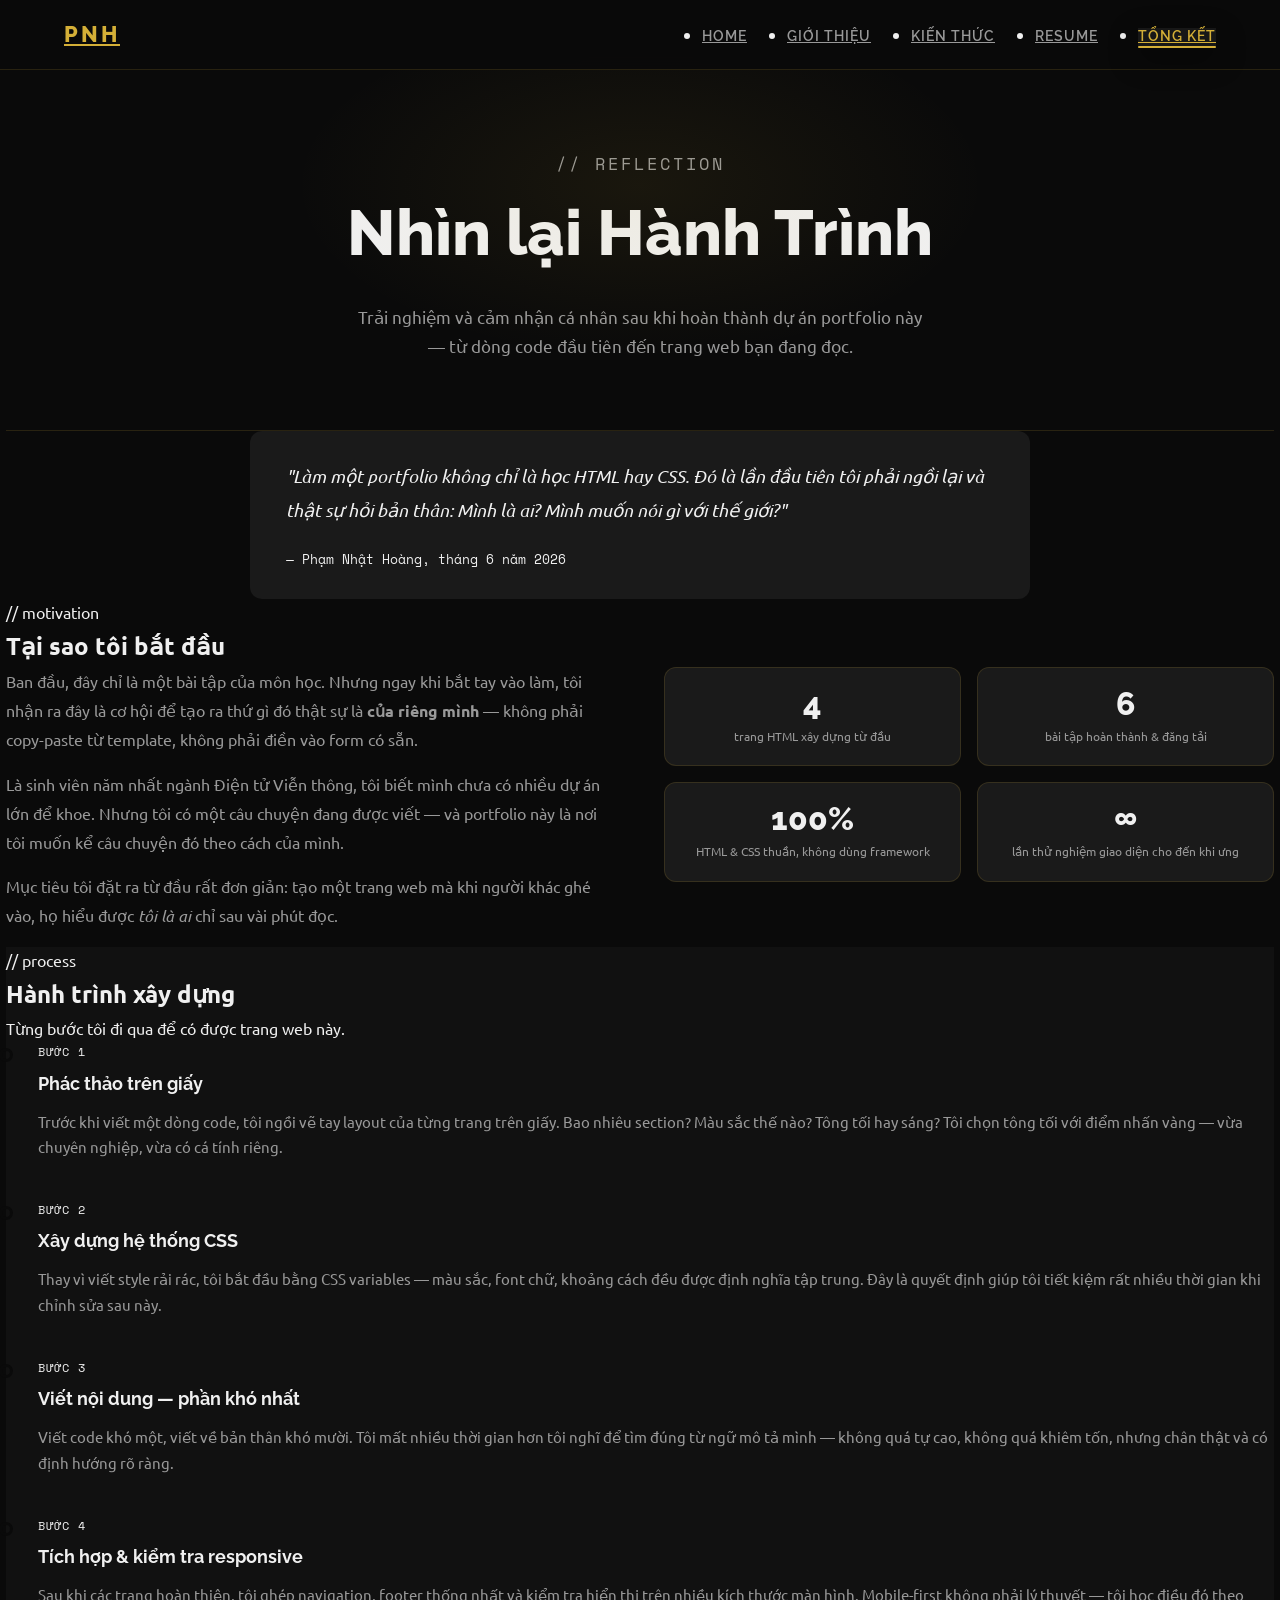
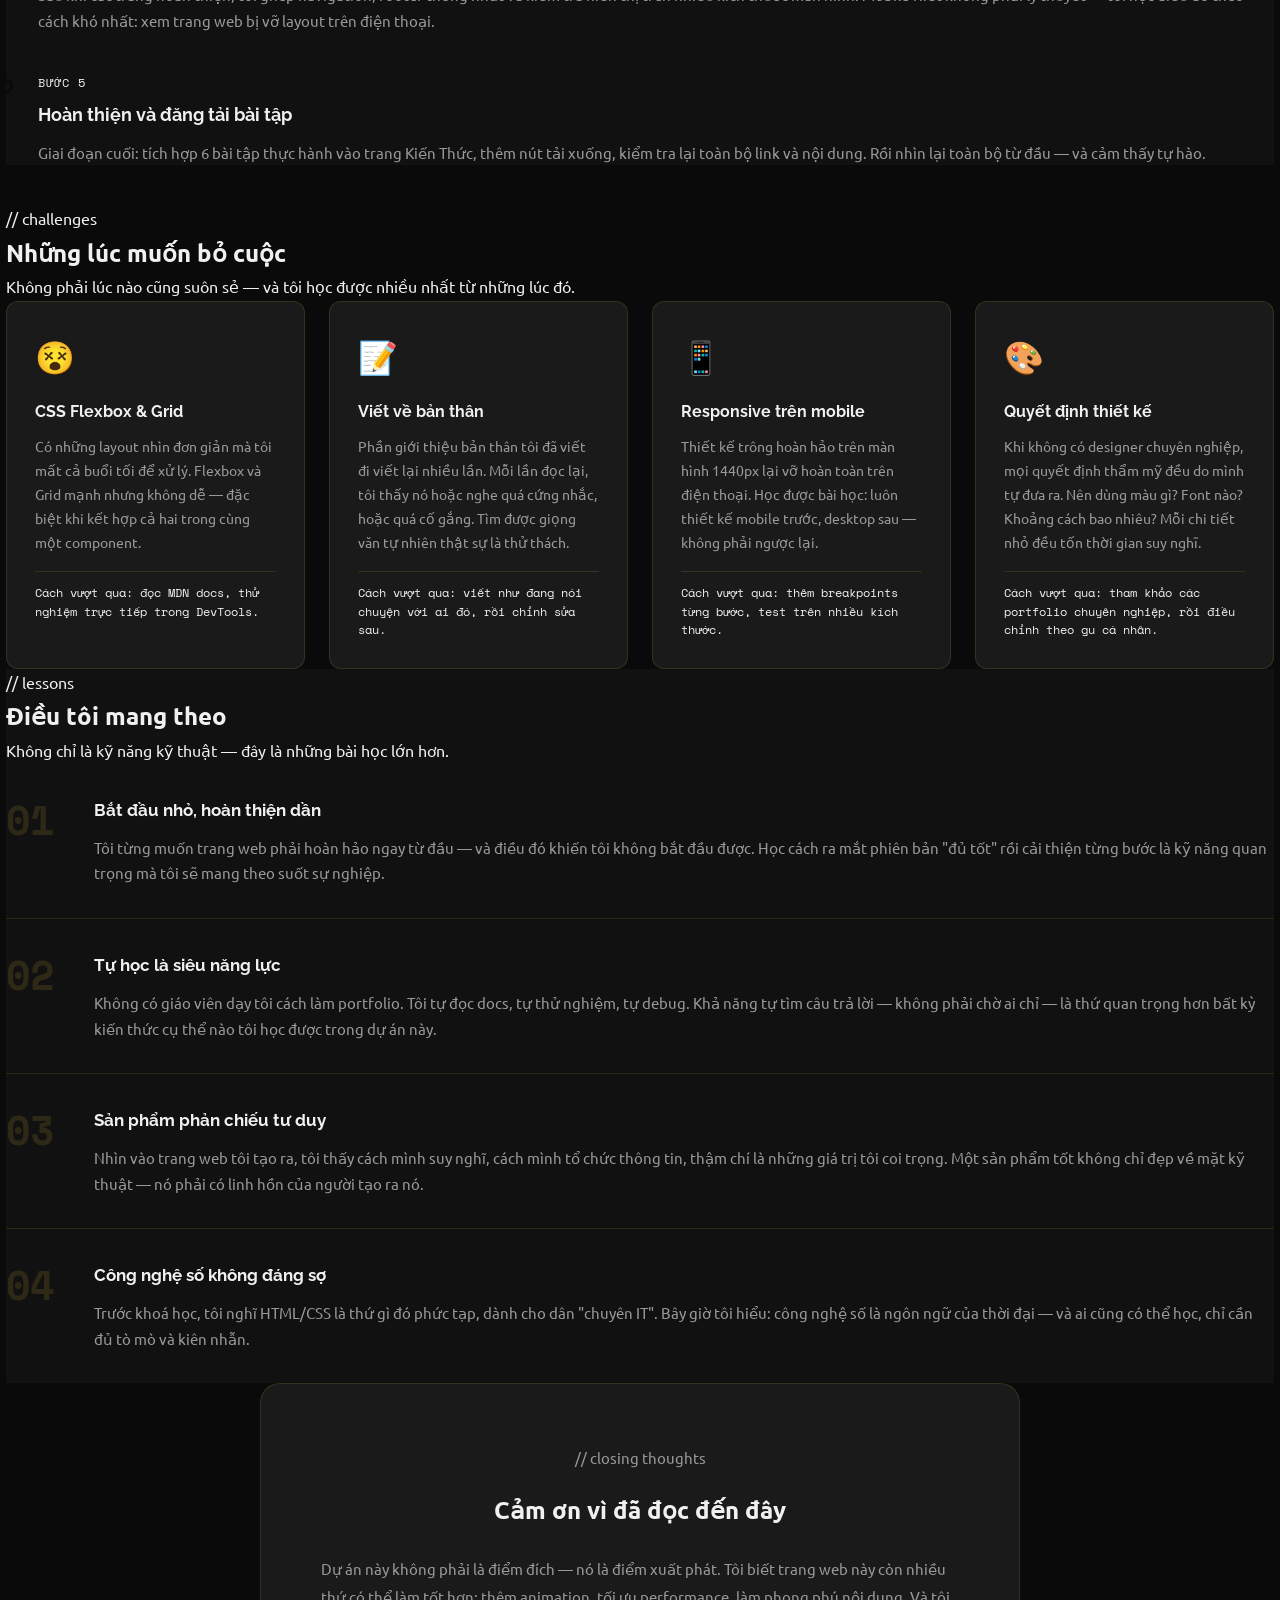
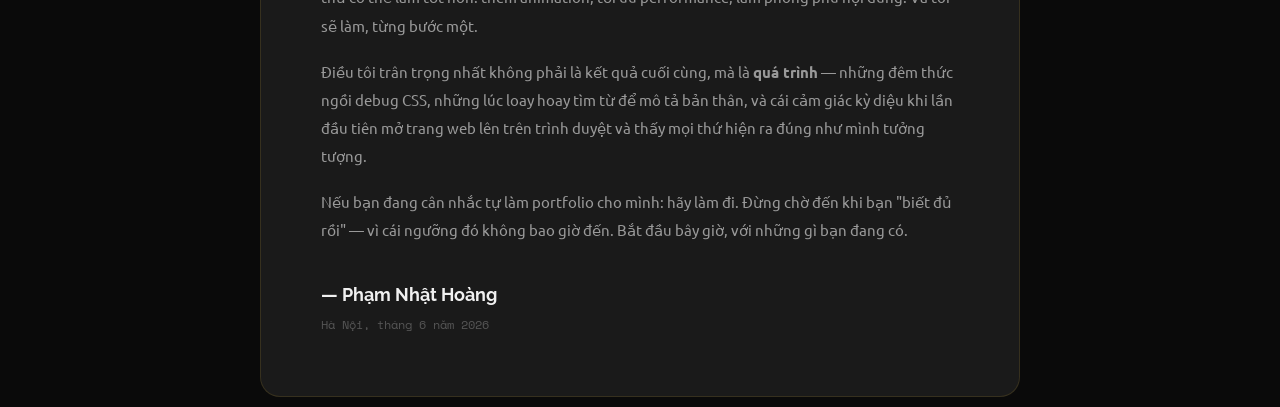
<file: reflection.html>
<!DOCTYPE html>
<html lang="vi">
<head>
  <meta charset="UTF-8" />
  <meta http-equiv="Cache-Control" content="no-cache, no-store, must-revalidate" />
  <meta http-equiv="Pragma" content="no-cache" />
  <meta http-equiv="Expires" content="0" />
  <meta name="viewport" content="width=device-width, initial-scale=1.0" />
  <title>Tổng Kết — Phạm Nhật Hoàng</title>
  <link rel="stylesheet" href="css/styles.css" />
  <link rel="stylesheet" href="css/responsive.css" />
</head>
<body>

<!-- ===== NAVIGATION ===== -->
<nav>
  <div class="nav-inner">
    <a href="index.html" class="nav-logo">PNH</a>
    <ul class="nav-links">
      <li><a href="index.html">Home</a></li>
      <li><a href="about.html">Giới Thiệu</a></li>
      <li><a href="learning.html">Kiến Thức</a></li>
      <li><a href="resume.html">Resume</a></li>
      <li><a href="reflection.html" class="active">Tổng Kết</a></li>
    </ul>
    <button class="nav-hamburger" id="hamburger" aria-label="Menu">
      <span></span><span></span><span></span>
    </button>
  </div>
</nav>
<nav class="nav-mobile" id="mobileMenu">
  <a href="index.html">Home</a>
  <a href="about.html">Giới Thiệu</a>
  <a href="learning.html">Kiến Thức</a>
  <a href="resume.html">Resume</a>
  <a href="reflection.html" class="active">Tổng Kết</a>
</nav>

<!-- ===== PAGE HERO ===== -->
<section class="page-hero">
  <div class="container">
    <p class="page-hero-eyebrow">// reflection</p>
    <h1>Nhìn lại <span class="gold-text">Hành Trình</span></h1>
    <p>
      Trải nghiệm và cảm nhận cá nhân sau khi hoàn thành dự án portfolio này —
      từ dòng code đầu tiên đến trang web bạn đang đọc.
    </p>
  </div>
</section>

<!-- ===== OPENING QUOTE ===== -->
<section class="section" style="padding-bottom: 0;">
  <div class="container">
    <blockquote class="reflection-quote reveal">
      <p>"Làm một portfolio không chỉ là học HTML hay CSS. Đó là lần đầu tiên tôi phải ngồi lại và thật sự hỏi bản thân: <em>Mình là ai? Mình muốn nói gì với thế giới?</em>"</p>
      <cite>— Phạm Nhật Hoàng, tháng 6 năm 2026</cite>
    </blockquote>
  </div>
</section>

<!-- ===== TẠI SAO ===== -->
<section class="section">
  <div class="container">
    <div class="section-header reveal">
      <p class="section-eyebrow">// motivation</p>
      <h2 class="section-title">Tại sao tôi <span class="gold-text">bắt đầu</span></h2>
    </div>
    <div class="reflect-two-col reveal">
      <div class="reflect-text">
        <p>
          Ban đầu, đây chỉ là một bài tập của môn học. Nhưng ngay khi bắt tay vào làm, tôi
          nhận ra đây là cơ hội để tạo ra thứ gì đó thật sự là <strong>của riêng mình</strong> —
          không phải copy-paste từ template, không phải điền vào form có sẵn.
        </p>
        <p>
          Là sinh viên năm nhất ngành Điện tử Viễn thông, tôi biết mình chưa có nhiều dự án lớn
          để khoe. Nhưng tôi có một câu chuyện đang được viết — và portfolio này là nơi tôi
          muốn kể câu chuyện đó theo cách của mình.
        </p>
        <p>
          Mục tiêu tôi đặt ra từ đầu rất đơn giản: tạo một trang web mà khi người khác ghé vào,
          họ hiểu được <em>tôi là ai</em> chỉ sau vài phút đọc.
        </p>
      </div>
      <div class="reflect-stats">
        <div class="rstat-card reveal">
          <div class="rstat-num">4</div>
          <div class="rstat-label">trang HTML xây dựng từ đầu</div>
        </div>
        <div class="rstat-card reveal">
          <div class="rstat-num">6</div>
          <div class="rstat-label">bài tập hoàn thành & đăng tải</div>
        </div>
        <div class="rstat-card reveal">
          <div class="rstat-num">100%</div>
          <div class="rstat-label">HTML & CSS thuần, không dùng framework</div>
        </div>
        <div class="rstat-card reveal">
          <div class="rstat-num">∞</div>
          <div class="rstat-label">lần thử nghiệm giao diện cho đến khi ưng</div>
        </div>
      </div>
    </div>
  </div>
</section>

<!-- ===== TIMELINE ===== -->
<section class="section" style="background: var(--bg-secondary);">
  <div class="container">
    <div class="section-header reveal">
      <p class="section-eyebrow">// process</p>
      <h2 class="section-title">Hành trình <span class="gold-text">xây dựng</span></h2>
      <p class="section-sub">Từng bước tôi đi qua để có được trang web này.</p>
    </div>

    <div class="timeline">

      <div class="milestone reveal">
        <div class="milestone-dot"></div>
        <div class="milestone-content">
          <div class="milestone-label">Bước 1</div>
          <h3>Phác thảo trên giấy</h3>
          <p>
            Trước khi viết một dòng code, tôi ngồi vẽ tay layout của từng trang trên giấy.
            Bao nhiêu section? Màu sắc thế nào? Tông tối hay sáng? Tôi chọn tông tối với
            điểm nhấn vàng — vừa chuyên nghiệp, vừa có cá tính riêng.
          </p>
        </div>
      </div>

      <div class="milestone reveal">
        <div class="milestone-dot"></div>
        <div class="milestone-content">
          <div class="milestone-label">Bước 2</div>
          <h3>Xây dựng hệ thống CSS</h3>
          <p>
            Thay vì viết style rải rác, tôi bắt đầu bằng CSS variables — màu sắc, font chữ,
            khoảng cách đều được định nghĩa tập trung. Đây là quyết định giúp tôi tiết kiệm
            rất nhiều thời gian khi chỉnh sửa sau này.
          </p>
        </div>
      </div>

      <div class="milestone reveal">
        <div class="milestone-dot"></div>
        <div class="milestone-content">
          <div class="milestone-label">Bước 3</div>
          <h3>Viết nội dung — phần khó nhất</h3>
          <p>
            Viết code khó một, viết về bản thân khó mười. Tôi mất nhiều thời gian hơn tôi
            nghĩ để tìm đúng từ ngữ mô tả mình — không quá tự cao, không quá khiêm tốn,
            nhưng chân thật và có định hướng rõ ràng.
          </p>
        </div>
      </div>

      <div class="milestone reveal">
        <div class="milestone-dot"></div>
        <div class="milestone-content">
          <div class="milestone-label">Bước 4</div>
          <h3>Tích hợp & kiểm tra responsive</h3>
          <p>
            Sau khi các trang hoàn thiện, tôi ghép navigation, footer thống nhất và kiểm tra
            hiển thị trên nhiều kích thước màn hình. Mobile-first không phải lý thuyết —
            tôi học điều đó theo cách khó nhất: xem trang web bị vỡ layout trên điện thoại.
          </p>
        </div>
      </div>

      <div class="milestone reveal">
        <div class="milestone-dot"></div>
        <div class="milestone-content">
          <div class="milestone-label">Bước 5</div>
          <h3>Hoàn thiện và đăng tải bài tập</h3>
          <p>
            Giai đoạn cuối: tích hợp 6 bài tập thực hành vào trang Kiến Thức, thêm nút tải
            xuống, kiểm tra lại toàn bộ link và nội dung. Rồi nhìn lại toàn bộ từ đầu —
            và cảm thấy tự hào.
          </p>
        </div>
      </div>

    </div>
  </div>
</section>

<!-- ===== THÁCH THỨC ===== -->
<section class="section">
  <div class="container">
    <div class="section-header reveal">
      <p class="section-eyebrow">// challenges</p>
      <h2 class="section-title">Những lúc <span class="gold-text">muốn bỏ cuộc</span></h2>
      <p class="section-sub">Không phải lúc nào cũng suôn sẻ — và tôi học được nhiều nhất từ những lúc đó.</p>
    </div>
    <div class="challenge-grid">

      <div class="challenge-card reveal">
        <div class="challenge-icon">😵</div>
        <h3>CSS Flexbox & Grid</h3>
        <p>
          Có những layout nhìn đơn giản mà tôi mất cả buổi tối để xử lý. Flexbox và Grid mạnh
          nhưng không dễ — đặc biệt khi kết hợp cả hai trong cùng một component.
        </p>
        <div class="challenge-resolve">Cách vượt qua: đọc MDN docs, thử nghiệm trực tiếp trong DevTools.</div>
      </div>

      <div class="challenge-card reveal">
        <div class="challenge-icon">📝</div>
        <h3>Viết về bản thân</h3>
        <p>
          Phần giới thiệu bản thân tôi đã viết đi viết lại nhiều lần. Mỗi lần đọc lại,
          tôi thấy nó hoặc nghe quá cứng nhắc, hoặc quá cố gắng. Tìm được giọng văn
          tự nhiên thật sự là thử thách.
        </p>
        <div class="challenge-resolve">Cách vượt qua: viết như đang nói chuyện với ai đó, rồi chỉnh sửa sau.</div>
      </div>

      <div class="challenge-card reveal">
        <div class="challenge-icon">📱</div>
        <h3>Responsive trên mobile</h3>
        <p>
          Thiết kế trông hoàn hảo trên màn hình 1440px lại vỡ hoàn toàn trên điện thoại.
          Học được bài học: luôn thiết kế mobile trước, desktop sau — không phải ngược lại.
        </p>
        <div class="challenge-resolve">Cách vượt qua: thêm breakpoints từng bước, test trên nhiều kích thước.</div>
      </div>

      <div class="challenge-card reveal">
        <div class="challenge-icon">🎨</div>
        <h3>Quyết định thiết kế</h3>
        <p>
          Khi không có designer chuyên nghiệp, mọi quyết định thẩm mỹ đều do mình tự đưa ra.
          Nên dùng màu gì? Font nào? Khoảng cách bao nhiêu? Mỗi chi tiết nhỏ đều tốn thời gian
          suy nghĩ.
        </p>
        <div class="challenge-resolve">Cách vượt qua: tham khảo các portfolio chuyên nghiệp, rồi điều chỉnh theo gu cá nhân.</div>
      </div>

    </div>
  </div>
</section>

<!-- ===== ĐIỀU HỌC ĐƯỢC ===== -->
<section class="section" style="background: var(--bg-secondary);">
  <div class="container">
    <div class="section-header reveal">
      <p class="section-eyebrow">// lessons</p>
      <h2 class="section-title">Điều tôi <span class="gold-text">mang theo</span></h2>
      <p class="section-sub">Không chỉ là kỹ năng kỹ thuật — đây là những bài học lớn hơn.</p>
    </div>
    <div class="lessons-grid">

      <div class="lesson-item reveal">
        <div class="lesson-num">01</div>
        <div class="lesson-body">
          <h3>Bắt đầu nhỏ, hoàn thiện dần</h3>
          <p>
            Tôi từng muốn trang web phải hoàn hảo ngay từ đầu — và điều đó khiến tôi không bắt đầu được.
            Học cách ra mắt phiên bản "đủ tốt" rồi cải thiện từng bước là kỹ năng quan trọng
            mà tôi sẽ mang theo suốt sự nghiệp.
          </p>
        </div>
      </div>

      <div class="lesson-item reveal">
        <div class="lesson-num">02</div>
        <div class="lesson-body">
          <h3>Tự học là siêu năng lực</h3>
          <p>
            Không có giáo viên dạy tôi cách làm portfolio. Tôi tự đọc docs, tự thử nghiệm,
            tự debug. Khả năng tự tìm câu trả lời — không phải chờ ai chỉ — là thứ quan trọng
            hơn bất kỳ kiến thức cụ thể nào tôi học được trong dự án này.
          </p>
        </div>
      </div>

      <div class="lesson-item reveal">
        <div class="lesson-num">03</div>
        <div class="lesson-body">
          <h3>Sản phẩm phản chiếu tư duy</h3>
          <p>
            Nhìn vào trang web tôi tạo ra, tôi thấy cách mình suy nghĩ, cách mình tổ chức thông tin,
            thậm chí là những giá trị tôi coi trọng. Một sản phẩm tốt không chỉ đẹp về mặt kỹ thuật —
            nó phải có linh hồn của người tạo ra nó.
          </p>
        </div>
      </div>

      <div class="lesson-item reveal">
        <div class="lesson-num">04</div>
        <div class="lesson-body">
          <h3>Công nghệ số không đáng sợ</h3>
          <p>
            Trước khoá học, tôi nghĩ HTML/CSS là thứ gì đó phức tạp, dành cho dân "chuyên IT".
            Bây giờ tôi hiểu: công nghệ số là ngôn ngữ của thời đại — và ai cũng có thể học,
            chỉ cần đủ tò mò và kiên nhẫn.
          </p>
        </div>
      </div>

    </div>
  </div>
</section>

<!-- ===== LỜI KẾT ===== -->
<section class="section">
  <div class="container">
    <div class="final-note reveal">
      <div class="final-note-inner">
        <p class="section-eyebrow" style="text-align:center;">// closing thoughts</p>
        <h2 style="text-align:center; margin-bottom: 24px;">Cảm ơn vì đã đọc đến đây</h2>
        <p>
          Dự án này không phải là điểm đích — nó là điểm xuất phát. Tôi biết trang web này
          còn nhiều thứ có thể làm tốt hơn: thêm animation, tối ưu performance, làm phong phú
          nội dung. Và tôi sẽ làm, từng bước một.
        </p>
        <p>
          Điều tôi trân trọng nhất không phải là kết quả cuối cùng, mà là <strong>quá trình</strong> —
          những đêm thức ngồi debug CSS, những lúc loay hoay tìm từ để mô tả bản thân,
          và cái cảm giác kỳ diệu khi lần đầu tiên mở trang web lên trên trình duyệt và thấy
          mọi thứ hiện ra đúng như mình tưởng tượng.
        </p>
        <p>
          Nếu bạn đang cân nhắc tự làm portfolio cho mình: hãy làm đi. Đừng chờ đến khi
          bạn "biết đủ rồi" — vì cái ngưỡng đó không bao giờ đến. Bắt đầu bây giờ,
          với những gì bạn đang có.
        </p>
        <div class="final-sig">
          <span class="gold-text">— Phạm Nhật Hoàng</span>
          <span class="final-sig-date">Hà Nội, tháng 6 năm 2026</span>
        </div>
      </div>
    </div>
  </div>
</section>

<script src="js/main.js"></script>
</body>
</html>
</file>
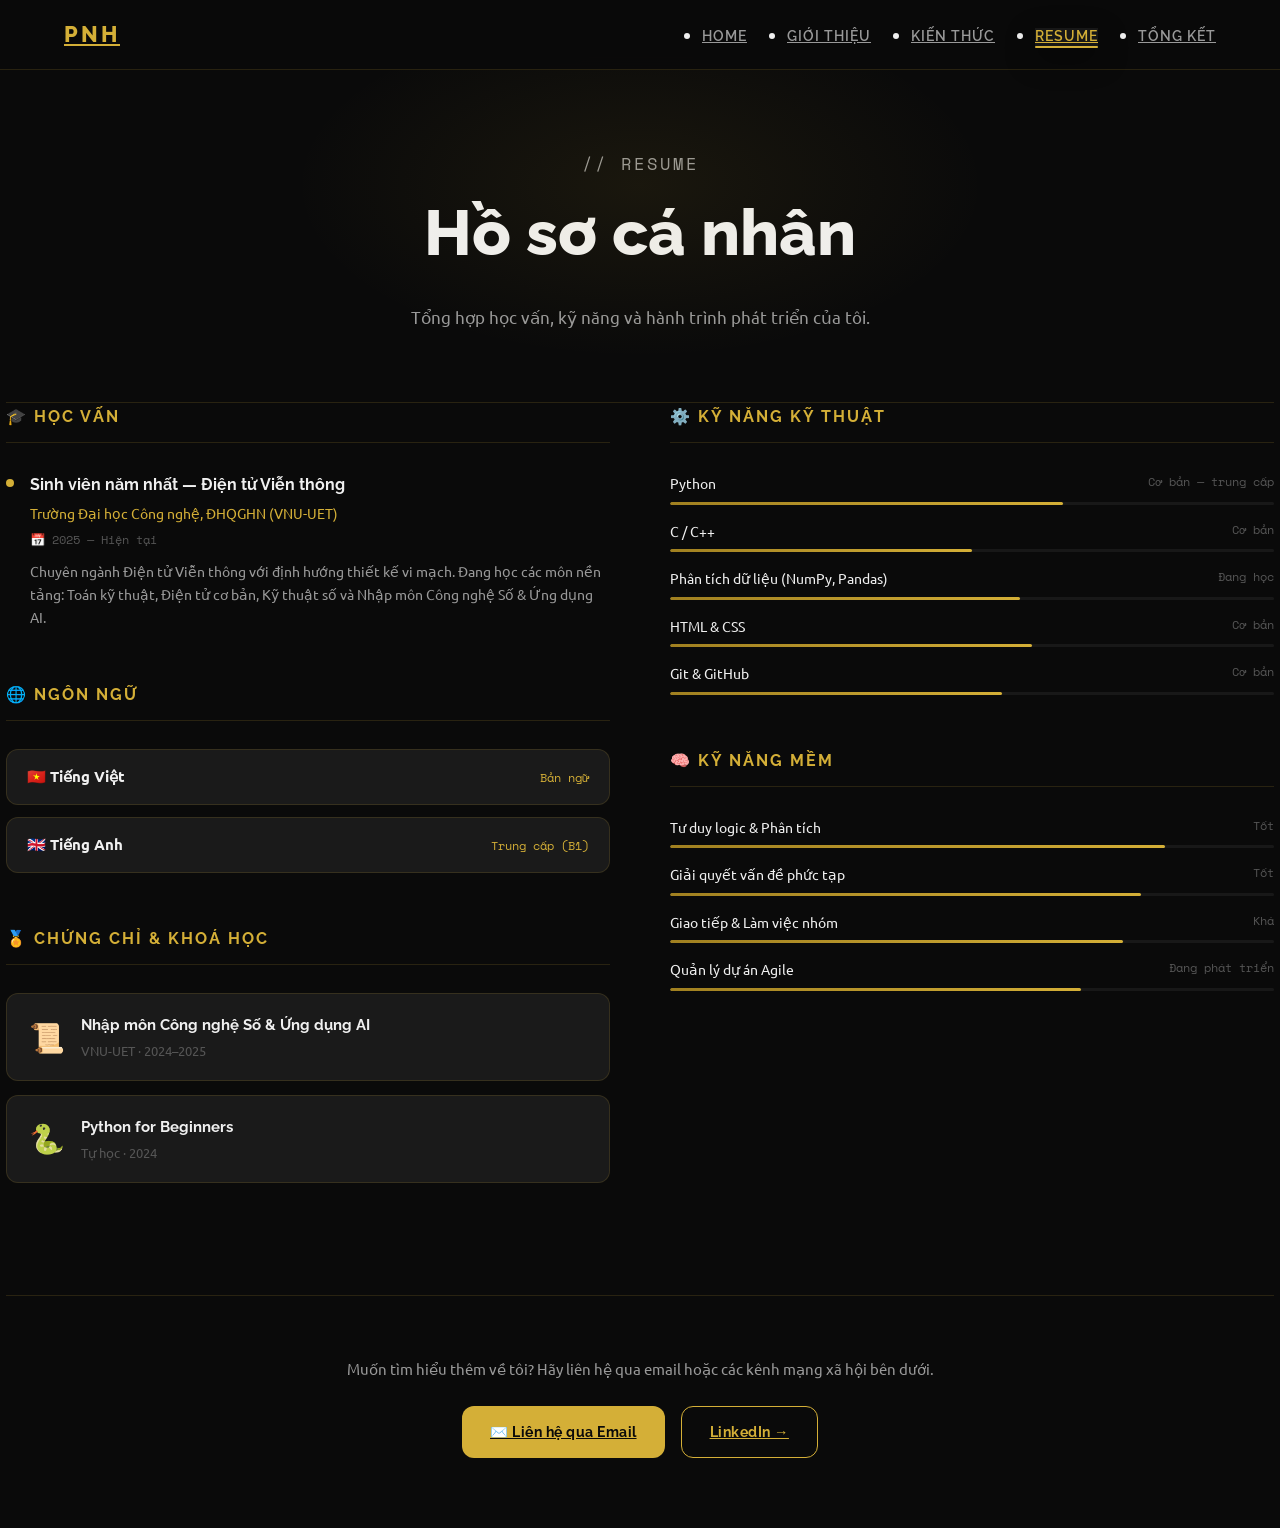
<file: resume.html>
<!DOCTYPE html>
<html lang="vi">
<head>
  <meta charset="UTF-8" />
  <meta http-equiv="Cache-Control" content="no-cache, no-store, must-revalidate" />
  <meta http-equiv="Pragma" content="no-cache" />
  <meta http-equiv="Expires" content="0" />
  <meta name="viewport" content="width=device-width, initial-scale=1.0" />
  <title>Resume — Phạm Nhật Hoàng</title>
  <link rel="stylesheet" href="css/styles.css" />
  <link rel="stylesheet" href="css/responsive.css" />
</head>
<body>

<!-- ===== NAVIGATION ===== -->
<nav>
  <div class="nav-inner">
    <a href="index.html" class="nav-logo">PNH</a>
    <ul class="nav-links">
      <li><a href="index.html">Home</a></li>
      <li><a href="about.html">Giới Thiệu</a></li>
      <li><a href="learning.html">Kiến Thức</a></li>
      <li><a href="resume.html" class="active">Resume</a></li>
      <li><a href="reflection.html">Tổng Kết</a></li>
    </ul>
    <button class="nav-hamburger" id="hamburger" aria-label="Menu">
      <span></span><span></span><span></span>
    </button>
  </div>
</nav>
<nav class="nav-mobile" id="mobileMenu">
  <a href="index.html">Home</a>
  <a href="about.html">Giới Thiệu</a>
  <a href="learning.html">Kiến Thức</a>
  <a href="resume.html" class="active">Resume</a>
  <a href="reflection.html">Tổng Kết</a>
</nav>

<!-- ===== PAGE HERO ===== -->
<section class="page-hero">
  <div class="container">
    <p class="page-hero-eyebrow">// resume</p>
    <h1>Hồ sơ <span class="gold-text">cá nhân</span></h1>
    <p>Tổng hợp học vấn, kỹ năng và hành trình phát triển của tôi.</p>
  </div>
</section>

<!-- ===== RESUME CONTENT ===== -->
<section class="section">
  <div class="container">
    <div class="resume-wrapper">

      <!-- LEFT COLUMN -->
      <div class="resume-col">

        <!-- Education -->
        <div class="resume-block reveal">
          <h2 class="resume-block-title">🎓 Học Vấn</h2>
          <div class="timeline-item">
            <div class="tl-title">Sinh viên năm nhất — Điện tử Viễn thông</div>
            <div class="tl-org">Trường Đại học Công nghệ, ĐHQGHN (VNU-UET)</div>
            <div class="tl-date">📅 2025 — Hiện tại</div>
            <div class="tl-desc">
              Chuyên ngành Điện tử Viễn thông với định hướng thiết kế vi mạch.
              Đang học các môn nền tảng: Toán kỹ thuật, Điện tử cơ bản,
              Kỹ thuật số và Nhập môn Công nghệ Số & Ứng dụng AI.
            </div>
          </div>
        </div>

        <!-- Languages -->
        <div class="resume-block reveal">
          <h2 class="resume-block-title">🌐 Ngôn ngữ</h2>
          <div class="lang-items">
            <div class="lang-item">
              <span class="lang-name">🇻🇳 Tiếng Việt</span>
              <span class="lang-level">Bản ngữ</span>
            </div>
            <div class="lang-item">
              <span class="lang-name">🇬🇧 Tiếng Anh</span>
              <span class="lang-level">Trung cấp (B1)</span>
            </div>
          </div>
        </div>

        <!-- Certifications -->
        <div class="resume-block reveal">
          <h2 class="resume-block-title">🏅 Chứng chỉ & Khoá học</h2>
          <div class="cert-items">
            <div class="cert-item">
              <div class="cert-icon">📜</div>
              <div>
                <div class="cert-name">Nhập môn Công nghệ Số & Ứng dụng AI</div>
                <div class="cert-issuer">VNU-UET · 2024–2025</div>
              </div>
            </div>
            <div class="cert-item">
              <div class="cert-icon">🐍</div>
              <div>
                <div class="cert-name">Python for Beginners</div>
                <div class="cert-issuer">Tự học · 2024</div>
              </div>
            </div>
          </div>
        </div>

      </div>

      <!-- RIGHT COLUMN -->
      <div class="resume-col">

        <!-- Technical Skills -->
        <div class="resume-block reveal">
          <h2 class="resume-block-title">⚙️ Kỹ năng kỹ thuật</h2>
          <div class="resume-skill-items">
            <div class="rs-item">
              <div class="rs-header">
                <span>Python</span>
                <span class="rs-level">Cơ bản — trung cấp</span>
              </div>
              <div class="rs-bar"><div class="rs-fill" data-pct="65"></div></div>
            </div>
            <div class="rs-item">
              <div class="rs-header">
                <span>C / C++</span>
                <span class="rs-level">Cơ bản</span>
              </div>
              <div class="rs-bar"><div class="rs-fill" data-pct="50"></div></div>
            </div>
            <div class="rs-item">
              <div class="rs-header">
                <span>Phân tích dữ liệu (NumPy, Pandas)</span>
                <span class="rs-level">Đang học</span>
              </div>
              <div class="rs-bar"><div class="rs-fill" data-pct="58"></div></div>
            </div>
            <div class="rs-item">
              <div class="rs-header">
                <span>HTML & CSS</span>
                <span class="rs-level">Cơ bản</span>
              </div>
              <div class="rs-bar"><div class="rs-fill" data-pct="60"></div></div>
            </div>
            <div class="rs-item">
              <div class="rs-header">
                <span>Git & GitHub</span>
                <span class="rs-level">Cơ bản</span>
              </div>
              <div class="rs-bar"><div class="rs-fill" data-pct="55"></div></div>
            </div>
          </div>
        </div>

        <!-- Soft Skills -->
        <div class="resume-block reveal">
          <h2 class="resume-block-title">🧠 Kỹ năng mềm</h2>
          <div class="resume-skill-items">
            <div class="rs-item">
              <div class="rs-header">
                <span>Tư duy logic & Phân tích</span>
                <span class="rs-level">Tốt</span>
              </div>
              <div class="rs-bar"><div class="rs-fill" data-pct="82"></div></div>
            </div>
            <div class="rs-item">
              <div class="rs-header">
                <span>Giải quyết vấn đề phức tạp</span>
                <span class="rs-level">Tốt</span>
              </div>
              <div class="rs-bar"><div class="rs-fill" data-pct="78"></div></div>
            </div>
            <div class="rs-item">
              <div class="rs-header">
                <span>Giao tiếp & Làm việc nhóm</span>
                <span class="rs-level">Khá</span>
              </div>
              <div class="rs-bar"><div class="rs-fill" data-pct="75"></div></div>
            </div>
            <div class="rs-item">
              <div class="rs-header">
                <span>Quản lý dự án Agile</span>
                <span class="rs-level">Đang phát triển</span>
              </div>
              <div class="rs-bar"><div class="rs-fill" data-pct="68"></div></div>
            </div>
          </div>
        </div>

      </div>
    </div>

    <!-- CTA -->
    <div class="resume-cta reveal">
      <p>Muốn tìm hiểu thêm về tôi? Hãy liên hệ qua email hoặc các kênh mạng xã hội bên dưới.</p>
      <div style="display:flex; gap:16px; justify-content:center; flex-wrap:wrap;">
        <a href="mailto:YOUR_EMAIL@example.com" class="btn btn-primary">✉️ Liên hệ qua Email</a>
        <a href="https://linkedin.com/in/YOUR_LINKEDIN" target="_blank" rel="noopener" class="btn btn-outline">LinkedIn →</a>
      </div>
    </div>
  </div>
</section>

<script src="js/main.js"></script>
</body>
</html>
</file>
<file: css/styles.css>
@import url('https://fonts.googleapis.com/css2?family=Raleway:wght@300;400;600;700;800&family=Ubuntu:wght@300;400;500;700&family=Space+Mono:wght@400;700&display=swap');
@import 'variables.css';
@import 'animations.css';

/* ===== RESET ===== */
*, *::before, *::after { margin: 0; padding: 0; box-sizing: border-box; }
html { scroll-behavior: smooth; }
body {
  background: var(--bg-primary);
  color: var(--text-primary);
  font-family: var(--font-body);
  line-height: 1.7;
  nav {
    position: fixed;
    top: 0; left: 0; right: 0;
    height: var(--nav-h);
    background: rgba(10, 10, 10, 0.85);
    backdrop-filter: blur(16px);
    -webkit-backdrop-filter: blur(16px);
    border-bottom: 1px solid var(--border);
    z-index: 1000;
    transition: background var(--transition);
  }
  nav.scrolled { background: rgba(10, 10, 10, 0.97); }
  .nav-inner {
    max-width: 1200px;
    height: 100%;
    margin: 0 auto;
    padding: 0 24px;
    display: flex;
    align-items: center;
    justify-content: space-between;
    position: relative;
  }

  .nav-right {
    margin-left: auto;
    margin-right: 12px;
    display: flex;
    align-items: center;
    gap: 12px;
  }
  .nav-logo {
    font-family: var(--font-heading);
    font-size: 1.4rem;
    font-weight: 800;
    color: var(--accent);
    letter-spacing: 3px;
  }
  .nav-links {
    display: flex;
    gap: 40px;
    align-items: center;
    position: static;
    transform: none;
  }
  .nav-links a {
    font-family: var(--font-heading);
    font-size: 0.85rem;
    font-weight: 600;
    letter-spacing: 1px;
    text-transform: uppercase;
    color: var(--text-secondary);
    transition: color var(--transition);
    position: relative;
    padding-bottom: 4px;
  }
  .nav-links a::after {
    content: '';
    position: absolute;
    bottom: 0; left: 0;
    width: 0; height: 2px;
    background: var(--accent);
    transition: width var(--transition);
    border-radius: 2px;
  }
  .nav-links a:hover,
  .nav-links a.active { color: var(--accent); }
  .nav-links a:hover::after,
  .nav-links a.active::after { width: 100%; }
  .nav-hamburger {
    display: none;
    flex-direction: column;
    gap: 5px;
    cursor: pointer;
    padding: 4px;
    background: none;
    border: none;
  }
  .nav-hamburger span {
    display: block;
    width: 24px; height: 2px;
    background: var(--text-primary);
    border-radius: 2px;
    transition: var(--transition);
  }
  .nav-hamburger.open span:nth-child(1) { transform: translateY(7px) rotate(45deg); }
  .nav-hamburger.open span:nth-child(2) { opacity: 0; transform: scaleX(0); }
  .nav-hamburger.open span:nth-child(3) { transform: translateY(-7px) rotate(-45deg); }
  .nav-mobile {
    display: none;
    position: fixed;
    top: var(--nav-h); left: 0; right: 0;
    background: rgba(10, 10, 10, 0.97);
    border-bottom: 1px solid var(--border);
    padding: 24px;
    flex-direction: column;
    gap: 16px;
    z-index: 999;
  }
  .nav-mobile.open { display: flex; }
  .nav-mobile a {
    font-family: var(--font-heading);
    font-size: 1rem;
    font-weight: 600;
    color: var(--text-secondary);
    padding: 10px 0;
    border-bottom: 1px solid var(--border);
    transition: color var(--transition);
  }
  color: var(--text-primary);
  transition: color var(--transition), transform var(--transition), background var(--transition);
  position: relative;
  padding: 10px 6px;
  border-radius: 6px;
}
.nav-links a::after {
  content: '';
  position: absolute;
  bottom: 0; left: 0;
  width: 0; height: 2px;
  background: rgba(255,255,255,0.9);
  transition: width var(--transition);
  border-radius: 2px;
}
.nav-links a:hover,
.nav-links a:focus,
.nav-links a.active {
  color: var(--text-primary);
  background: rgba(255,255,255,0.06);
  transform: translateY(-3px);
  box-shadow: 0 10px 30px rgba(0,0,0,0.45);
}
.nav-links a:hover::after,
.nav-links a.active::after { width: 100%; }
.nav-hamburger {
  display: none;
  flex-direction: column;
  gap: 6px;
  cursor: pointer;
  padding: 6px;
  background: none;
  border: none;
}
.nav-hamburger span {
  display: block;
  width: 28px; height: 3px;
  background: var(--text-primary);
  border-radius: 3px;
  transition: var(--transition);
}
.nav-hamburger.open span:nth-child(1) { transform: translateY(7px) rotate(45deg); }
.nav-hamburger.open span:nth-child(2) { opacity: 0; transform: scaleX(0); }
.nav-hamburger.open span:nth-child(3) { transform: translateY(-7px) rotate(-45deg); }
.nav-mobile {
  display: none;
  position: fixed;
  top: var(--nav-h); left: 0; right: 0;
  background: rgba(10, 10, 10, 0.97);
  border-bottom: 1px solid var(--border);
  padding: 24px;
  flex-direction: column;
  gap: 16px;
  z-index: 999;
}
.nav-mobile.open { display: flex; }
.nav-mobile a {
  font-family: var(--font-heading);
  font-size: 1.1rem;
  font-weight: 700;
  color: var(--text-primary);
  padding: 12px 0;
  border-bottom: 1px solid rgba(255,255,255,0.04);
  transition: color var(--transition), background var(--transition);
  padding-left: 8px;
}
.nav-mobile a:hover,
.nav-mobile a.active { color: var(--accent); }

/* ===== HERO ===== */
.hero {
  min-height: 100vh;
  display: flex;
  align-items: center;
  padding-top: var(--nav-h);
  position: relative;
  overflow: hidden;
}
.hero-bg {
  position: absolute;
  inset: 0;
  pointer-events: none;
  z-index: 0;
}
.orb {
  position: absolute;
  border-radius: 50%;
  filter: blur(90px);
  opacity: 0.12;
}
.orb-1 {
  width: 550px; height: 550px;
  background: radial-gradient(circle, var(--accent) 0%, transparent 70%);
  top: -150px; right: -100px;
  animation: orbFloat 10s ease-in-out infinite;
}
.orb-2 {
  width: 350px; height: 350px;
  background: radial-gradient(circle, #4a9eff 0%, transparent 70%);
  bottom: 50px; left: -80px;
  animation: orbFloat 14s ease-in-out infinite reverse;
}
.hero-grid-bg {
  position: absolute;
  inset: 0;
  background-image:
    linear-gradient(rgba(212, 175, 55, 0.025) 1px, transparent 1px),
    linear-gradient(90deg, rgba(212, 175, 55, 0.025) 1px, transparent 1px);
  background-size: 60px 60px;
}
.hero-content {
  position: relative;
  z-index: 1;
  width: 100%;
  max-width: 1200px;
  margin: 0 auto;
  padding: 60px 24px;
  display: grid;
  grid-template-columns: 1fr 460px;
  gap: 60px;
  align-items: center;
}
.hero-greeting {
  font-family: var(--font-mono);
  color: var(--accent);
  font-size: 1rem;
  margin-bottom: 16px;
  opacity: 0;
  animation: fadeInUp 0.6s ease 0.2s forwards;
}
.hero-name {
  font-family: var(--font-heading);
  font-size: clamp(2.8rem, 6vw, 4.8rem);
  font-weight: 800;
  line-height: 1.1;
  margin-bottom: 16px;
  opacity: 0;
  animation: fadeInUp 0.6s ease 0.4s forwards;
}
.hero-role-line {
  font-size: 1.3rem;
  color: var(--text-secondary);
  margin-bottom: 24px;
  min-height: 36px;
  opacity: 0;
  animation: fadeInUp 0.6s ease 0.6s forwards;
}
.typewriter-cursor {
  display: inline-block;
  width: 2px;
  height: 1.2em;
  background: var(--accent);
  margin-left: 2px;
  vertical-align: middle;
  animation: blink 1s step-end infinite;
}
.hero-desc {
  color: var(--text-secondary);
  font-size: 1rem;
  max-width: 500px;
  margin-bottom: 36px;
  line-height: 1.85;
  opacity: 0;
  animation: fadeInUp 0.6s ease 0.8s forwards;
}
.hero-btns {
  display: flex;
  gap: 16px;
  flex-wrap: wrap;
  justify-content: flex-end;
  margin-right: 24px;
  opacity: 0;
  animation: fadeInUp 0.6s ease 1s forwards;
}
.btn {
  display: inline-flex;
  align-items: center;
  gap: 8px;
  padding: 13px 28px;
  border-radius: var(--radius);
  font-family: var(--font-heading);
  font-weight: 700;
  font-size: 0.9rem;
  letter-spacing: 0.5px;
  transition: var(--transition);
  cursor: pointer;
  border: none;
}
.btn-primary {
  background: var(--accent);
  color: #0a0a0a;
}
.btn-primary:hover {
  background: var(--accent-light);
  box-shadow: 0 0 32px rgba(var(--accent-rgb), 0.4);
  transform: translateY(-4px);
  box-shadow: 0 12px 40px rgba(var(--accent-rgb), 0.5);
}
.btn-outline {
  background: transparent;
  color: var(--accent);
  border: 1.5px solid var(--accent);
}
.btn-outline:hover {
  background: rgba(var(--accent-rgb), 0.1);
  transform: translateY(-4px);
  box-shadow: 0 8px 32px rgba(var(--accent-rgb), 0.2);
  border-color: var(--accent-light);
}
.hero-right {
  display: flex;
  flex-direction: column;
  align-items: center;
  gap: 12px;
  opacity: 0;
  animation: fadeIn 1.2s ease 0.8s forwards;
}
.radar-label {
  font-family: var(--font-mono);
  font-size: 0.72rem;
  color: var(--text-muted);
  letter-spacing: 2px;
  text-transform: uppercase;
}

/* ===== INTRO SECTION ===== */
.intro-section {
  background: var(--bg-secondary);
  padding: 100px 0;
  border-top: 1px solid var(--border);
}
.intro-grid {
  display: grid;
  grid-template-columns: 280px 1fr;
  gap: 60px;
  align-items: start;
}
.photo-frame {
  width: 260px;
  height: 300px;
  border-radius: var(--radius-lg);
  border: 1px solid var(--border);
  background: var(--bg-card);
  display: flex;
  align-items: center;
  justify-content: center;
  overflow: hidden;
  position: relative;
}
.photo-frame::before {
  content: '';
  position: absolute;
  inset: 0;
  background: linear-gradient(135deg, rgba(var(--accent-rgb), 0.08) 0%, transparent 60%);
}
.photo-placeholder { font-size: 5rem; opacity: 0.25; }
.photo-frame img { width: 100%; height: 100%; object-fit: cover; }
.intro-text h2 {
  font-family: var(--font-heading);
  font-size: 2rem;
  font-weight: 800;
  margin-bottom: 20px;
}
.intro-text p {
  color: var(--text-secondary);
  font-size: 0.97rem;
  margin-bottom: 16px;
  line-height: 1.85;
}
.intro-stats {
  display: flex;
  gap: 36px;
  margin-top: 32px;
  flex-wrap: wrap;
  padding-top: 28px;
  border-top: 1px solid var(--border);
}
.stat-number {
  font-family: var(--font-heading);
  font-size: 2rem;
  font-weight: 800;
  color: var(--accent);
}
.stat-label {
  font-size: 0.78rem;
  color: var(--text-muted);
  text-transform: uppercase;
  letter-spacing: 1px;
  margin-top: 4px;
}

/* ===== SOCIAL SECTION ===== */
.social-section {
  padding: 80px 0;
  text-align: center;
}
.social-links {
  display: flex;
  justify-content: center;
  gap: 20px;
  flex-wrap: wrap;
  margin-top: 40px;
}
.social-link {
  display: flex;
  align-items: center;
  gap: 10px;
  padding: 14px 28px;
  border: 1px solid var(--border);
  border-radius: var(--radius);
  color: var(--text-secondary);
  background: var(--bg-card);
  transition: var(--transition);
  font-family: var(--font-heading);
  font-weight: 600;
  font-size: 0.9rem;
}
.social-link:hover {
  color: var(--accent);
  border-color: var(--accent);
  background: rgba(var(--accent-rgb), 0.07);
  transform: translateY(-4px);
  box-shadow: var(--shadow);
}
.social-icon { font-size: 1.3rem; }

/* ===== PAGE HERO ===== */
.page-hero {
  padding: calc(var(--nav-h) + 70px) 0 70px;
  text-align: center;
  position: relative;
  overflow: hidden;
  border-bottom: 1px solid var(--border);
}
.page-hero::before {
  content: '';
  position: absolute;
  top: 0; left: 50%;
  transform: translateX(-50%);
  width: 700px; height: 350px;
  background: radial-gradient(ellipse, rgba(var(--accent-rgb), 0.08) 0%, transparent 70%);
  pointer-events: none;
}
.page-hero-eyebrow {
  font-family: var(--font-mono);
  font-size: 0.82rem;
  color: var(--accent);
  letter-spacing: 3px;
  text-transform: uppercase;
  margin-bottom: 16px;
}
.page-hero h1 {
  font-family: var(--font-heading);
  font-size: clamp(2.5rem, 6vw, 4rem);
  font-weight: 800;
  margin-bottom: 16px;
}
.page-hero p {
  color: var(--text-secondary);
  font-size: 1.05rem;
  max-width: 580px;
  margin: 0 auto;
  line-height: 1.7;
}

/* ===== ABOUT — EDUCATION ===== */
.education-card {
  background: var(--bg-card);
  border: 1px solid var(--border);
  border-radius: var(--radius-lg);
  padding: 28px 32px;
  display: flex;
  gap: 20px;
  align-items: flex-start;
  transition: var(--transition);
}
.education-card:hover {
  border-color: var(--border-hover);
  box-shadow: var(--shadow-gold);
  transform: translateY(-2px);
}
.edu-icon {
  min-width: 52px; height: 52px;
  background: rgba(var(--accent-rgb), 0.1);
  border: 1px solid var(--border);
  border-radius: var(--radius);
  display: flex;
  align-items: center;
  justify-content: center;
  font-size: 1.6rem;
}
.edu-content h3 {
  font-family: var(--font-heading);
  font-size: 1.05rem;
  font-weight: 700;
  margin-bottom: 4px;
}
.edu-school {
  color: var(--accent);
  font-size: 0.88rem;
  margin-bottom: 6px;
}
.edu-period {
  font-family: var(--font-mono);
  font-size: 0.78rem;
  color: var(--text-muted);
}
.edu-desc {
  color: var(--text-secondary);
  font-size: 0.88rem;
  margin-top: 10px;
  line-height: 1.6;
}

/* ===== ABOUT — SKILLS ===== */
.skills-grid {
  display: grid;
  grid-template-columns: repeat(auto-fit, minmax(280px, 1fr));
  gap: 24px;
}
.skill-category {
  background: var(--bg-card);
  border: 1px solid var(--border);
  border-radius: var(--radius-lg);
  padding: 28px;
  transition: var(--transition);
}
.skill-category:hover { border-color: var(--border-hover); }
.skill-cat-title {
  font-family: var(--font-heading);
  font-size: 0.8rem;
  font-weight: 700;
  color: var(--accent);
  letter-spacing: 2px;
  text-transform: uppercase;
  margin-bottom: 20px;
}
.skill-items { display: flex; flex-direction: column; gap: 14px; }
.skill-name-row {
  display: flex;
  justify-content: space-between;
  font-size: 0.9rem;
  margin-bottom: 6px;
}
.skill-pct {
  color: var(--text-muted);
  font-family: var(--font-mono);
  font-size: 0.78rem;
}
.skill-bar {
  height: 3px;
  background: rgba(255, 255, 255, 0.06);
  border-radius: 3px;
  overflow: hidden;
}
.skill-fill {
  height: 100%;
  background: linear-gradient(90deg, var(--accent-dark), var(--accent));
  border-radius: 3px;
  width: 0;
  transition: width 1.2s ease;
}

/* ===== ABOUT — INTERESTS ===== */
.interests-grid {
  display: grid;
  grid-template-columns: repeat(auto-fit, minmax(200px, 1fr));
  gap: 20px;
}
.interest-card {
  background: var(--bg-card);
  border: 1px solid var(--border);
  border-radius: var(--radius-lg);
  padding: 28px 20px;
  text-align: center;
  transition: var(--transition);
}
.interest-card:hover {
  border-color: var(--accent);
  transform: translateY(-4px);
  box-shadow: var(--shadow-gold);
}
.interest-icon { font-size: 2.5rem; margin-bottom: 12px; }
.interest-name {
  font-family: var(--font-heading);
  font-weight: 700;
  font-size: 0.95rem;
  margin-bottom: 8px;
}
.interest-desc {
  color: var(--text-muted);
  font-size: 0.82rem;
  line-height: 1.55;
}

/* ===== LEARNING PAGE ===== */
.course-banner {
  background: var(--bg-card);
  border: 1px solid var(--border);
  border-radius: var(--radius-lg);
  padding: 32px 36px;
  margin-bottom: 60px;
  display: flex;
  align-items: center;
  gap: 24px;
  position: relative;
  overflow: hidden;
}
.course-banner::before {
  content: '';
  position: absolute;
  top: 0; left: 0; right: 0;
  height: 3px;
  background: linear-gradient(90deg, var(--accent-dark), var(--accent), var(--accent-light));
}
.course-badge { font-size: 3rem; min-width: 64px; text-align: center; }
.course-info h2 {
  font-family: var(--font-heading);
  font-size: 1.2rem;
  font-weight: 800;
  margin-bottom: 6px;
}
.course-info p {
  color: var(--text-secondary);
  font-size: 0.88rem;
  margin-bottom: 12px;
}
.course-meta { display: flex; gap: 20px; flex-wrap: wrap; }
.course-meta-item {
  display: flex;
  align-items: center;
  gap: 6px;
  font-family: var(--font-mono);
  font-size: 0.78rem;
  color: var(--text-muted);
}

.topics-grid {
  display: grid;
  grid-template-columns: repeat(auto-fit, minmax(320px, 1fr));
  gap: 24px;
}
.topic-card {
  background: var(--bg-card);
  border: 1px solid var(--border);
  border-radius: var(--radius-lg);
  padding: 32px;
  transition: var(--transition);
  position: relative;
  overflow: hidden;
}
.topic-card::after {
  content: '';
  position: absolute;
  bottom: 0; left: 0; right: 0;
  height: 3px;
  background: linear-gradient(90deg, transparent, var(--accent), transparent);
  opacity: 0;
  transition: var(--transition);
}
.topic-card:hover {
  border-color: var(--border-hover);
  transform: translateY(-4px);
  box-shadow: var(--shadow-gold);
}
.topic-card:hover::after { opacity: 1; }
.topic-num {
  font-family: var(--font-mono);
  font-size: 0.75rem;
  color: var(--accent);
  letter-spacing: 2px;
  margin-bottom: 12px;
}
.topic-icon { font-size: 2.2rem; margin-bottom: 16px; }
.topic-title {
  font-family: var(--font-heading);
  font-size: 1.1rem;
  font-weight: 700;
  margin-bottom: 12px;
}
.topic-desc {
  color: var(--text-secondary);
  font-size: 0.88rem;
  line-height: 1.75;
  margin-bottom: 20px;
}
.topic-tags { display: flex; flex-wrap: wrap; gap: 8px; margin-bottom: 16px; }
.topic-card { display: flex; flex-direction: column; }
.topic-desc { flex: 1; }
.topic-download {
  display: inline-block;
  margin-top: 4px;
  padding: 6px 14px;
  border: 1px solid var(--gold);
  border-radius: 6px;
  color: var(--gold);
  font-size: 0.82rem;
  font-family: var(--font-mono);
  text-decoration: none;
  transition: var(--transition);
}
.topic-download:hover {
  background: var(--gold);
  color: var(--bg-primary);
}

.learnings-section { background: var(--bg-secondary); }
.learnings-grid {
  display: grid;
  grid-template-columns: repeat(auto-fit, minmax(250px, 1fr));
  gap: 20px;
}
.learning-item {
  background: var(--bg-card);
  border: 1px solid var(--border);
  border-left: 3px solid var(--accent);
  border-radius: var(--radius);
  padding: 24px;
  transition: var(--transition);
}
.learning-item:hover {
  background: rgba(var(--accent-rgb), 0.04);
}
.learning-item strong {
  display: block;
  font-family: var(--font-heading);
  font-size: 0.9rem;
  margin-bottom: 8px;
  color: var(--text-primary);
}
.learning-item p {
  color: var(--text-secondary);
  font-size: 0.85rem;
  line-height: 1.6;
}

/* ===== RESUME PAGE ===== */
.resume-wrapper {
  display: grid;
  grid-template-columns: 1fr 1fr;
  gap: 60px;
  align-items: start;
}
.resume-col {}
.resume-block { margin-bottom: 52px; }
.resume-block-title {
  font-family: var(--font-heading);
  font-size: 1rem;
  font-weight: 700;
  color: var(--accent);
  letter-spacing: 2px;
  text-transform: uppercase;
  padding-bottom: 12px;
  border-bottom: 1px solid var(--border);
  margin-bottom: 28px;
}
.timeline-item {
  position: relative;
  padding-left: 24px;
  margin-bottom: 28px;
}
.timeline-item::before {
  content: '';
  position: absolute;
  left: 0; top: 8px;
  width: 8px; height: 8px;
  background: var(--accent);
  border-radius: 50%;
}
.timeline-item::after {
  content: '';
  position: absolute;
  left: 3px; top: 20px;
  width: 2px;
  height: calc(100% + 8px);
  background: var(--border);
}
.timeline-item:last-child::after { display: none; }
.tl-title {
  font-family: var(--font-heading);
  font-weight: 700;
  font-size: 1rem;
  margin-bottom: 4px;
}
.tl-org {
  color: var(--accent);
  font-size: 0.85rem;
  margin-bottom: 4px;
}
.tl-date {
  font-family: var(--font-mono);
  font-size: 0.77rem;
  color: var(--text-muted);
  margin-bottom: 10px;
}
.tl-desc {
  color: var(--text-secondary);
  font-size: 0.87rem;
  line-height: 1.65;
}

.resume-skill-items { display: flex; flex-direction: column; gap: 14px; }
.rs-item {}
.rs-header {
  display: flex;
  justify-content: space-between;
  font-size: 0.9rem;
  margin-bottom: 6px;
}
.rs-level {
  font-family: var(--font-mono);
  font-size: 0.77rem;
  color: var(--text-muted);
}
.rs-bar {
  height: 3px;
  background: rgba(255, 255, 255, 0.06);
  border-radius: 3px;
  overflow: hidden;
}
.rs-fill {
  height: 100%;
  background: linear-gradient(90deg, var(--accent-dark), var(--accent));
  border-radius: 3px;
  width: 0;
  transition: width 1.2s ease;
}

.lang-items { display: flex; flex-direction: column; gap: 12px; }
.lang-item {
  display: flex;
  justify-content: space-between;
  align-items: center;
  padding: 14px 20px;
  background: var(--bg-card);
  border: 1px solid var(--border);
  border-radius: var(--radius);
  transition: var(--transition);
}
.lang-item:hover { border-color: var(--border-hover); }
.lang-name { font-weight: 600; font-size: 0.95rem; }
.lang-level {
  font-family: var(--font-mono);
  font-size: 0.78rem;
  color: var(--accent);
}

.cert-items { display: flex; flex-direction: column; gap: 14px; }
.cert-item {
  background: var(--bg-card);
  border: 1px solid var(--border);
  border-radius: var(--radius);
  padding: 18px 22px;
  display: flex;
  align-items: center;
  gap: 16px;
  transition: var(--transition);
}
.cert-item:hover { border-color: var(--accent); }
.cert-icon { font-size: 1.8rem; }
.cert-name {
  font-family: var(--font-heading);
  font-weight: 700;
  font-size: 0.92rem;
  margin-bottom: 3px;
}
.cert-issuer { font-size: 0.8rem; color: var(--text-muted); }

.resume-cta {
  text-align: center;
  padding: 60px 0;
  border-top: 1px solid var(--border);
  margin-top: 60px;
}
.resume-cta p {
  color: var(--text-secondary);
  font-size: 0.95rem;
  margin-bottom: 24px;
}

/* ===== FOOTER ===== */
footer {
  background: var(--bg-secondary);
  border-top: 1px solid var(--border);
  padding: 48px 0 32px;
}
.footer-inner {
  display: flex;
  flex-direction: column;
  align-items: center;
  gap: 24px;
  text-align: center;
}
.footer-logo {
  font-family: var(--font-heading);
  font-size: 1.3rem;
  font-weight: 800;
  color: var(--accent);
  letter-spacing: 3px;
}
.footer-nav { display: flex; gap: 32px; }
.footer-nav a {
  font-size: 0.85rem;
  color: var(--text-muted);
  transition: color var(--transition);
  font-family: var(--font-heading);
}
.footer-nav a:hover { color: var(--accent); }
.footer-social { display: flex; gap: 14px; }
.footer-social a {
  width: 40px; height: 40px;
  border: 1px solid var(--border);
  border-radius: var(--radius-sm);
  display: flex;
  align-items: center;
  justify-content: center;
  font-size: 1.1rem;
  transition: var(--transition);
}
.footer-social a:hover { border-color: var(--accent); color: var(--accent); }
.footer-copy {
  font-family: var(--font-mono);
  font-size: 0.78rem;
  color: var(--text-muted);
}

/* ===== REFLECTION PAGE ===== */
.reflection-quote {
  border-left: 4px solid var(--gold);
  padding: 28px 36px;
  background: var(--bg-card);
  border-radius: var(--radius);
  margin: 0 auto;
  max-width: 780px;
}
.reflection-quote p {
  font-size: 1.15rem;
  line-height: 1.85;
  color: var(--text-primary);
  font-style: italic;
  margin-bottom: 16px;
}
.reflection-quote cite {
  font-family: var(--font-mono);
  font-size: 0.82rem;
  color: var(--gold);
  font-style: normal;
}

.reflect-two-col {
  display: grid;
  grid-template-columns: 1fr 1fr;
  gap: 48px;
  align-items: start;
}
.reflect-text p {
  color: var(--text-secondary);
  line-height: 1.8;
  margin-bottom: 16px;
}
.reflect-stats {
  display: grid;
  grid-template-columns: 1fr 1fr;
  gap: 16px;
}
.rstat-card {
  background: var(--bg-card);
  border: 1px solid var(--border);
  border-radius: var(--radius);
  padding: 20px;
  text-align: center;
  transition: var(--transition);
}
.rstat-card:hover { border-color: var(--gold); }
.rstat-num {
  font-family: var(--font-heading);
  font-size: 2rem;
  font-weight: 800;
  color: var(--gold);
  line-height: 1;
  margin-bottom: 8px;
}
.rstat-label {
  font-size: 0.78rem;
  color: var(--text-secondary);
  line-height: 1.4;
}

.timeline { position: relative; padding-left: 32px; }
.timeline::before {
  content: '';
  position: absolute;
  left: 0;
  top: 8px;
  bottom: 8px;
  width: 2px;
  background: linear-gradient(to bottom, var(--gold), transparent);
}
.milestone {
  position: relative;
  margin-bottom: 40px;
}
.milestone-dot {
  position: absolute;
  left: -39px;
  top: 6px;
  width: 14px;
  height: 14px;
  border-radius: 50%;
  background: var(--gold);
  border: 3px solid var(--bg-primary);
  box-shadow: 0 0 0 2px var(--gold);
}
.milestone-label {
  font-family: var(--font-mono);
  font-size: 0.75rem;
  color: var(--gold);
  text-transform: uppercase;
  letter-spacing: 0.08em;
  margin-bottom: 6px;
}
.milestone-content h3 {
  font-family: var(--font-heading);
  font-size: 1.1rem;
  color: var(--text-primary);
  margin-bottom: 10px;
}
.milestone-content p {
  color: var(--text-secondary);
  line-height: 1.75;
  font-size: 0.92rem;
}

.challenge-grid {
  display: grid;
  grid-template-columns: repeat(auto-fit, minmax(260px, 1fr));
  gap: 24px;
}
.challenge-card {
  background: var(--bg-card);
  border: 1px solid var(--border);
  border-radius: var(--radius);
  padding: 28px;
  transition: var(--transition);
}
.challenge-card:hover { border-color: var(--border-hover); transform: translateY(-3px); }
.challenge-icon { font-size: 2rem; margin-bottom: 14px; }
.challenge-card h3 {
  font-family: var(--font-heading);
  font-size: 1rem;
  color: var(--text-primary);
  margin-bottom: 10px;
}
.challenge-card p {
  color: var(--text-secondary);
  font-size: 0.88rem;
  line-height: 1.7;
  margin-bottom: 16px;
}
.challenge-resolve {
  font-family: var(--font-mono);
  font-size: 0.78rem;
  color: var(--gold);
  border-top: 1px solid var(--border);
  padding-top: 12px;
  line-height: 1.5;
}

.lessons-grid { display: flex; flex-direction: column; gap: 0; }
.lesson-item {
  display: grid;
  grid-template-columns: 64px 1fr;
  gap: 24px;
  align-items: start;
  padding: 32px 0;
  border-bottom: 1px solid var(--border);
}
.lesson-item:last-child { border-bottom: none; }
.lesson-num {
  font-family: var(--font-mono);
  font-size: 2.5rem;
  font-weight: 800;
  color: var(--border);
  line-height: 1;
  padding-top: 4px;
  transition: var(--transition);
}
.lesson-item:hover .lesson-num { color: var(--gold); }
.lesson-body h3 {
  font-family: var(--font-heading);
  font-size: 1.05rem;
  color: var(--text-primary);
  margin-bottom: 10px;
}
.lesson-body p {
  color: var(--text-secondary);
  font-size: 0.92rem;
  line-height: 1.75;
}

.final-note {
  background: var(--bg-card);
  border: 1px solid var(--border);
  border-radius: var(--radius-lg, 16px);
  padding: 60px;
  max-width: 760px;
  margin: 0 auto;
}
.final-note p {
  color: var(--text-secondary);
  line-height: 1.85;
  font-size: 0.95rem;
  margin-bottom: 18px;
}
.final-sig {
  margin-top: 36px;
  display: flex;
  flex-direction: column;
  gap: 4px;
}
.final-sig .gold-text { font-family: var(--font-heading); font-size: 1.1rem; font-weight: 700; }
.final-sig-date {
  font-family: var(--font-mono);
  font-size: 0.78rem;
  color: var(--text-muted);
}
</file>
<file: css/responsive.css>
/* ===== TABLET (≤1024px) ===== */
@media (max-width: 1024px) {
  .hero-content {
    grid-template-columns: 1fr;
    text-align: center;
  }
  .hero-left { order: 1; }
  .hero-right { order: 2; max-width: 360px; margin: 0 auto; }
  .hero-desc { margin: 0 auto 36px; }
  .hero-btns { justify-content: center; }

  .intro-grid { grid-template-columns: 1fr; }
  .intro-photo { display: flex; justify-content: center; position: static; }
  .photo-frame { width: 220px; height: 260px; }

  .resume-wrapper { grid-template-columns: 1fr; gap: 40px; }
}

/* ===== MOBILE (≤768px) ===== */
@media (max-width: 768px) {
  .section { padding: 70px 0; }

  .nav-links { display: none; }
  .nav-hamburger { display: flex; }

  .hero-name { font-size: clamp(2.2rem, 8vw, 3.2rem); }
  .hero-role-line { font-size: 1.1rem; }

  .intro-stats { gap: 24px; }

  .skills-grid { grid-template-columns: 1fr; }
  .interests-grid { grid-template-columns: repeat(2, 1fr); }

  .course-banner {
    flex-direction: column;
    text-align: center;
    padding: 28px 24px;
  }
  .course-meta { justify-content: center; }

  .topics-grid { grid-template-columns: 1fr; }
  .learnings-grid { grid-template-columns: 1fr; }

  .resume-wrapper { grid-template-columns: 1fr; }

  .social-links { flex-direction: column; align-items: center; }
  .social-link { width: 100%; max-width: 300px; justify-content: center; }

  .footer-nav { gap: 16px; flex-wrap: wrap; justify-content: center; }
}

/* ===== SMALL MOBILE (≤480px) ===== */
@media (max-width: 480px) {
  .hero-btns { flex-direction: column; align-items: center; }
  .btn { width: 100%; justify-content: center; }
  .interests-grid { grid-template-columns: 1fr; }
  .page-hero h1 { font-size: 2.2rem; }
}
</file>
